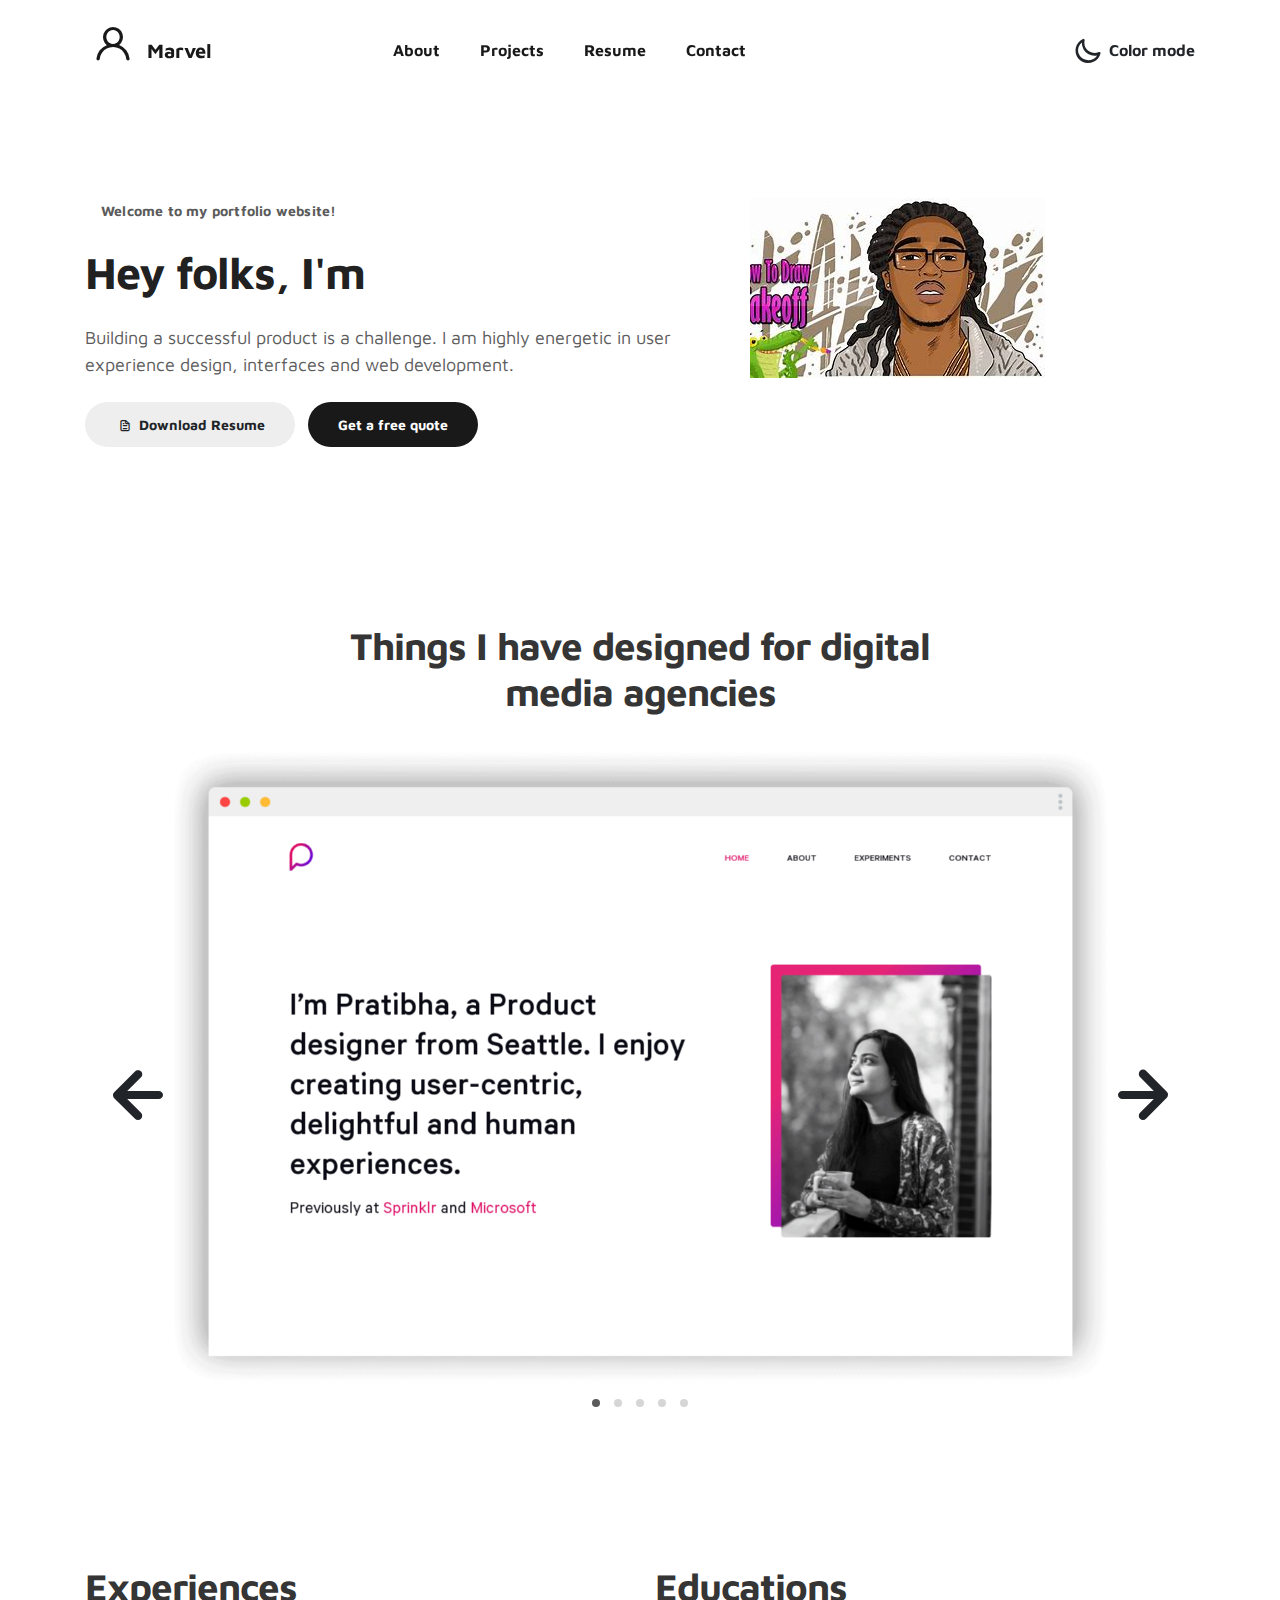
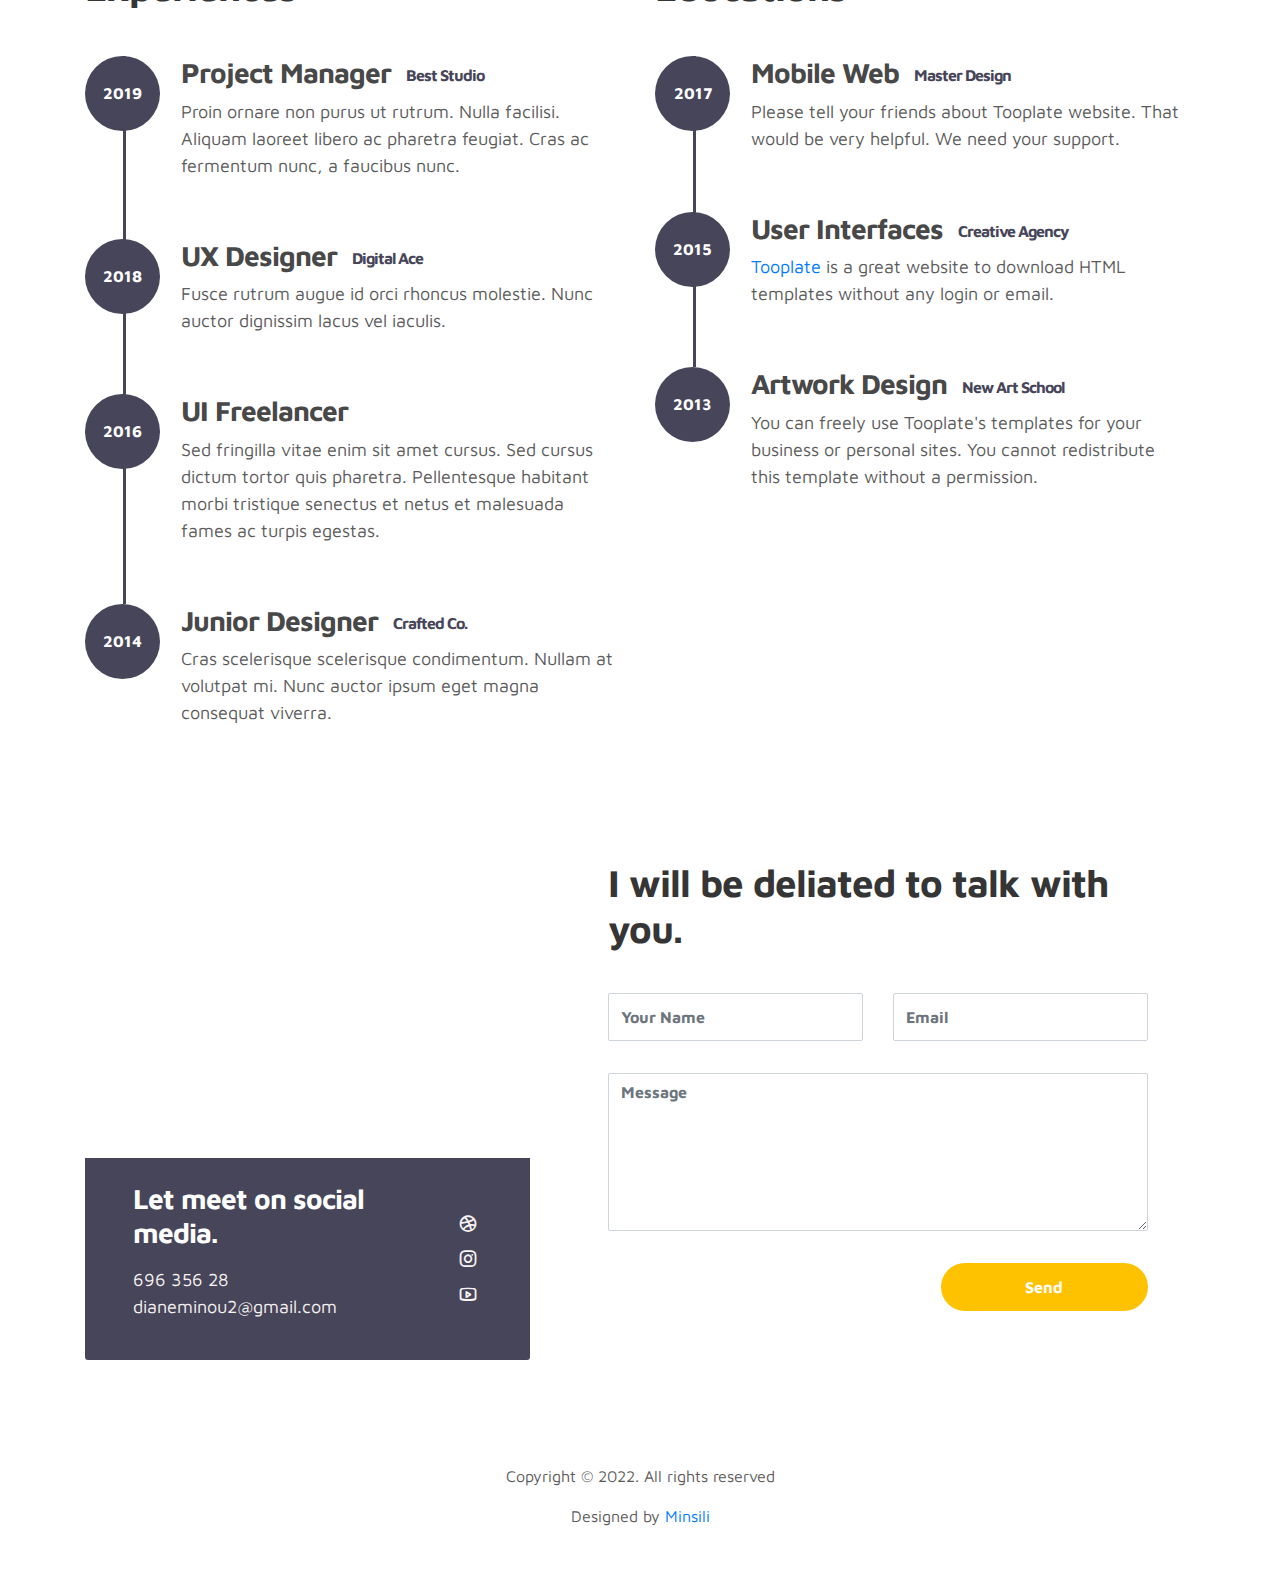
<file: index.html>
<!doctype html>
<html lang="en">
  <head>
    <meta charset="utf-8">
    <meta name="viewport" content="width=device-width, initial-scale=1, shrink-to-fit=no">
    <meta name="description" content="">
    <meta name="author" content="">

    <title>Marvel HTML Bootstrap 4 Template</title>

    <link rel="stylesheet" href="css/bootstrap.min.css">
    <link rel="stylesheet" href="css/unicons.css">
    <link rel="stylesheet" href="css/owl.carousel.min.css">
    <link rel="stylesheet" href="css/owl.theme.default.min.css">

    <!-- MAIN STYLE -->
    <link rel="stylesheet" href="css/tooplate-style.css">
    
<!--

Tooplate 2115 Marvel

https://www.tooplate.com/view/2115-marvel

-->
  </head>
  <body>

    <!-- MENU -->
    <nav class="navbar navbar-expand-sm navbar-light">
        <div class="container">
            <a class="navbar-brand" href="index.html"><i class='uil uil-user'></i> Marvel</a>

            <button class="navbar-toggler" type="button" data-toggle="collapse" data-target="#navbarNav" aria-controls="navbarNav" aria-expanded="false"
                aria-label="Toggle navigation">
                <span class="navbar-toggler-icon"></span>
                <span class="navbar-toggler-icon"></span>
                <span class="navbar-toggler-icon"></span>
            </button>

            <div class="collapse navbar-collapse" id="navbarNav">
                <ul class="navbar-nav mx-auto">
                    <li class="nav-item">
                        <a href="#about" class="nav-link"><span data-hover="About">About</span></a>
                    </li>
                    <li class="nav-item">
                        <a href="#project" class="nav-link"><span data-hover="Projects">Projects</span></a>
                    </li>
                    <li class="nav-item">
                        <a href="#resume" class="nav-link"><span data-hover="Resume">Resume</span></a>
                    </li>
                    <li class="nav-item">
                        <a href="#contact" class="nav-link"><span data-hover="Contact">Contact</span></a>
                    </li>
                </ul>

                <ul class="navbar-nav ml-lg-auto">
                    <div class="ml-lg-4">
                      <div class="color-mode d-lg-flex justify-content-center align-items-center">
                        <i class="color-mode-icon"></i>
                        Color mode
                      </div>
                    </div>
                </ul>
            </div>
        </div>
    </nav>

    <!-- ABOUT -->
    <section class="about full-screen d-lg-flex justify-content-center align-items-center" id="about">
        <div class="container">
            <div class="row">
                
                <div class="col-lg-7 col-md-12 col-12 d-flex align-items-center">
                    <div class="about-text">
                        <small class="small-text">Welcome to <span class="mobile-block">my portfolio website!</span></small>
                        <h1 class="animated animated-text">
                            <span class="mr-2">Hey folks, I'm</span>
                                <div class="animated-info">
                                    <span class="animated-item">Marvel Sann</span>
                                    <span class="animated-item">Web Designer</span>
                                    <span class="animated-item">UI Specialist</span>
                                </div>
                        </h1>

                        <p>Building a successful product is a challenge. I am highly energetic in user experience design, interfaces and web development.</p>
                        
                        <div class="custom-btn-group mt-4">
                          <a href="#" class="btn mr-lg-2 custom-btn"><i class='uil uil-file-alt'></i> Download Resume</a>
                          <a href="#contact" class="btn custom-btn custom-btn-bg custom-btn-link">Get a free quote</a>
                        </div>
                    </div>
                </div>

                <div class="col-lg-5 col-md-12 col-12">
                    <div class="about-image svg">
                        <img src="images/undraw/OIP.jpeg" class="img-fluid" alt="svg image">
                    </div>
                </div>

            </div>
        </div>
    </section>

    <!-- PROJECTS -->
    <section class="project py-5" id="project">
        <div class="container">
                
                <div class="row">
                  <div class="col-lg-11 text-center mx-auto col-12">

                      <div class="col-lg-8 mx-auto">
                        <h2>Things I have designed for digital media agencies</h2>
                      </div>

                      <div class="owl-carousel owl-theme">
                        <div class="item">
                          <div class="project-info">
                            <img src="images/project/project-image01.png" class="img-fluid" alt="project image">
                          </div>
                        </div>

                        <div class="item">
                          <div class="project-info">
                            <img src="images/project/project-image02.png" class="img-fluid" alt="project image">
                          </div>
                        </div>

                        <div class="item">
                          <div class="project-info">
                            <img src="images/project/project-image03.png" class="img-fluid" alt="project image">
                          </div>
                        </div>

                        <div class="item">
                          <div class="project-info">
                            <img src="images/project/project-image04.png" class="img-fluid" alt="project image">
                          </div>
                        </div>

                        <div class="item">
                          <div class="project-info">
                            <img src="images/project/project-image05.png" class="img-fluid" alt="project image">
                          </div>
                        </div>
                      </div>

                  </div>
                </div>
        </div>
    </section>

    <!-- FEATURES -->
    <section class="resume py-5 d-lg-flex justify-content-center align-items-center" id="resume">
        <div class="container">
            <div class="row">

                <div class="col-lg-6 col-12">
                  <h2 class="mb-4">Experiences</h2>

                    <div class="timeline">
                        <div class="timeline-wrapper">
                             <div class="timeline-yr">
                                  <span>2019</span>
                             </div>
                             <div class="timeline-info">
                                  <h3><span>Project Manager</span><small>Best Studio</small></h3>
                                  <p>Proin ornare non purus ut rutrum. Nulla facilisi. Aliquam laoreet libero ac pharetra feugiat. Cras ac fermentum nunc, a faucibus nunc.</p>
                             </div>
                        </div>

                        <div class="timeline-wrapper">
                            <div class="timeline-yr">
                                <span>2018</span>
                            </div>
                            <div class="timeline-info">
                                <h3><span>UX Designer</span><small>Digital Ace</small></h3>
                                <p>Fusce rutrum augue id orci rhoncus molestie. Nunc auctor dignissim lacus vel iaculis.</p>
                            </div>
                        </div>

                        <div class="timeline-wrapper">
                            <div class="timeline-yr">
                                <span>2016</span>
                            </div>
                            <div class="timeline-info">
                                <h3><span>UI Freelancer</h3>
                                <p>Sed fringilla vitae enim sit amet cursus. Sed cursus dictum tortor quis pharetra. Pellentesque habitant morbi tristique senectus et netus et malesuada fames ac turpis egestas.</p>
                            </div>
                        </div>
                        
                        <div class="timeline-wrapper">
                            <div class="timeline-yr">
                                <span>2014</span>
                            </div>
                            <div class="timeline-info">
                                <h3><span>Junior Designer<small>Crafted Co.</small></h3>
                                <p>Cras scelerisque scelerisque condimentum. Nullam at volutpat mi. Nunc auctor ipsum eget magna consequat viverra.</p>
                            </div>
                        </div>

                    </div>
                </div>

                <div class="col-lg-6 col-12">
                  <h2 class="mb-4 mobile-mt-2">Educations</h2>

                    <div class="timeline">
                        <div class="timeline-wrapper">
                             <div class="timeline-yr">
                                  <span>2017</span>
                             </div>
                             <div class="timeline-info">
                                  <h3><span>Mobile Web</span><small>Master Design</small></h3>
                                  <p>Please tell your friends about Tooplate website. That would be very helpful. We need your support.</p>
                             </div>
                        </div>

                        <div class="timeline-wrapper">
                            <div class="timeline-yr">
                                <span>2015</span>
                            </div>
                            <div class="timeline-info">
                                <h3><span>User Interfaces</span><small>Creative Agency</small></h3>
                                <p><a rel="nofollow" href="https://www.facebook.com/tooplate">Tooplate</a> is a great website to download HTML templates without any login or email.</p>
                            </div>
                        </div>
                        
                        <div class="timeline-wrapper">
                            <div class="timeline-yr">
                                <span>2013</span>
                            </div>
                            <div class="timeline-info">
                                <h3><span>Artwork Design</span><small>New Art School</small></h3>
                                <p>You can freely use Tooplate's templates for your business or personal sites. You cannot redistribute this template without a permission.</p>
                            </div>
                        </div>

                    </div>
                </div>
                
            </div>
        </div>
    </section>

    <!-- CONTACT -->
    <section class="contact py-5" id="contact">
      <div class="container">
        <div class="row">
          
          <div class="col-lg-5 mr-lg-5 col-12">
            <div class="google-map w-100">
              <iframe src="https://www.google.com/maps/embed?pb=!1m18!1m12!1m3!1d12088.558402180099!2d-73.99373482142036!3d40.75895421922642!2m3!1f0!2f0!3f0!3m2!1i1024!2i768!4f13.1!3m3!1m2!1s0x89c25855b8fb3083%3A0xa0f9aef176042a5c!2sTheater+District%2C+New+York%2C+NY%2C+USA!5e0!3m2!1sen!2smm!4v1549875377188" width="400" height="300" frameborder="0" style="border:0" allowfullscreen></iframe>
            </div>

            <div class="contact-info d-flex justify-content-between align-items-center py-4 px-lg-5">
                <div class="contact-info-item">
                  <h3 class="mb-3 text-white">Let meet on social media.</h3>
                  <p class="footer-text mb-0">696 356 28</p>
                  <p><a href="mailto:hello@company.co">dianeminou2@gmail.com</a></p>
                </div>

                <ul class="social-links">
                     <li><a href="#" class="uil uil-dribbble" data-toggle="tooltip" data-placement="left" title="Dribbble"></a></li>
                     <li><a href="#" class="uil uil-instagram" data-toggle="tooltip" data-placement="left" title="Instagram"></a></li>
                     <li><a href="#" class="uil uil-youtube" data-toggle="tooltip" data-placement="left" title="Youtube"></a></li>
                </ul>
            </div>
          </div>

          <div class="col-lg-6 col-12">
            <div class="contact-form">
              <h2 class="mb-4">I will be deliated to talk with you.</h2>

              <form action="" method="get">
                <div class="row">
                  <div class="col-lg-6 col-12">
                    <input type="text" class="form-control" name="name" placeholder="Your Name" id="name">
                  </div>

                  <div class="col-lg-6 col-12">
                    <input type="email" class="form-control" name="email" placeholder="Email" id="email">
                  </div>

                  <div class="col-12">
                    <textarea name="message" rows="6" class="form-control" id="message" placeholder="Message"></textarea>
                  </div>

                  <div class="ml-lg-auto col-lg-5 col-12">
                    <input type="submit" class="form-control submit-btn" value="Send">
                  </div>
                </div>
              </form>
            </div>
          </div>

        </div>
      </div>
    </section>

    <!-- FOOTER -->
     <footer class="footer py-5">
          <div class="container">
               <div class="row">

                    <div class="col-lg-12 col-12">                                
                        <p class="copyright-text text-center">Copyright &copy; 2022. All rights reserved</p>
                        <p class="copyright-text text-center">Designed by <a rel="nofollow" href="https://www.facebook.com/minouboi assembe">Minsili</a></p>
                    </div>
                    
               </div>
          </div>
     </footer>

    <script src="js/jquery-3.3.1.min.js"></script>
    <script src="js/popper.min.js"></script>
    <script src="js/bootstrap.min.js"></script>
    <script src="js/Headroom.js"></script>
    <script src="js/jQuery.headroom.js"></script>
    <script src="js/owl.carousel.min.js"></script>
    <script src="js/smoothscroll.js"></script>
    <script src="js/custom.js"></script>

  </body>
</html>
</file>
<file: css/unicons.css>
@font-face {
  font-family: 'unicons';
  src: url('../font/unicons.eot?42479262');
  src: url('../font/unicons.eot?42479262#iefix') format('embedded-opentype'),
       url('../font/unicons.woff2?42479262') format('woff2'),
       url('../font/unicons.woff?42479262') format('woff'),
       url('../font/unicons.ttf?42479262') format('truetype'),
       url('../font/unicons.svg?42479262#unicons') format('svg');
  font-weight: normal;
  font-style: normal;
}
/* Chrome hack: SVG is rendered more smooth in Windozze. 100% magic, uncomment if you need it. */
/* Note, that will break hinting! In other OS-es font will be not as sharp as it could be */
/*
@media screen and (-webkit-min-device-pixel-ratio:0) {
  @font-face {
    font-family: 'unicons';
    src: url('../font/unicons.svg?42479262#unicons') format('svg');
  }
}
*/
 
 [class^="uil-"]:before, [class*=" uil-"]:before {
  font-family: "unicons";
  font-style: normal;
  font-weight: normal;
  speak: none;
 
  display: inline-block;
  text-decoration: inherit;
  width: 1em;
  margin-right: .2em;
  text-align: center;
  /* opacity: .8; */
 
  /* For safety - reset parent styles, that can break glyph codes*/
  font-variant: normal;
  text-transform: none;
 
  /* fix buttons height, for twitter bootstrap */
  line-height: 1em;
 
  /* Animation center compensation - margins should be symmetric */
  /* remove if not needed */
  margin-left: .2em;
 
  /* you can be more comfortable with increased icons size */
  /* font-size: 120%; */
 
  /* Font smoothing. That was taken from TWBS */
  -webkit-font-smoothing: antialiased;
  -moz-osx-font-smoothing: grayscale;
 
  /* Uncomment for 3D effect */
  /* text-shadow: 1px 1px 1px rgba(127, 127, 127, 0.3); */
}
 
.uil-abacus:before { content: '\e800'; } /* '' */
.uil-accessible-icon-alt:before { content: '\e801'; } /* '' */
.uil-adjust-alt:before { content: '\e802'; } /* '' */
.uil-adjust-circle:before { content: '\e803'; } /* '' */
.uil-adjust-half:before { content: '\e804'; } /* '' */
.uil-adjust:before { content: '\e805'; } /* '' */
.uil-airplay:before { content: '\e806'; } /* '' */
.uil-align-alt:before { content: '\e807'; } /* '' */
.uil-align-center-alt:before { content: '\e808'; } /* '' */
.uil-align-center-h:before { content: '\e809'; } /* '' */
.uil-align-center-justify:before { content: '\e80a'; } /* '' */
.uil-align-center-v:before { content: '\e80b'; } /* '' */
.uil-align-center:before { content: '\e80c'; } /* '' */
.uil-align-justify:before { content: '\e80d'; } /* '' */
.uil-align-left-justify:before { content: '\e80e'; } /* '' */
.uil-align-left:before { content: '\e80f'; } /* '' */
.uil-align-letter-right:before { content: '\e810'; } /* '' */
.uil-align-right-justify:before { content: '\e811'; } /* '' */
.uil-align-right:before { content: '\e812'; } /* '' */
.uil-align:before { content: '\e813'; } /* '' */
.uil-ambulance:before { content: '\e814'; } /* '' */
.uil-analysis:before { content: '\e815'; } /* '' */
.uil-analytics:before { content: '\e816'; } /* '' */
.uil-anchor:before { content: '\e817'; } /* '' */
.uil-android-phone-slash:before { content: '\e818'; } /* '' */
.uil-angle-double-down:before { content: '\e819'; } /* '' */
.uil-angle-double-left:before { content: '\e81a'; } /* '' */
.uil-angle-double-right:before { content: '\e81b'; } /* '' */
.uil-angle-double-up:before { content: '\e81c'; } /* '' */
.uil-angle-down:before { content: '\e81d'; } /* '' */
.uil-angle-left:before { content: '\e81e'; } /* '' */
.uil-angle-right-b:before { content: '\e81f'; } /* '' */
.uil-angle-right:before { content: '\e820'; } /* '' */
.uil-angle-up:before { content: '\e821'; } /* '' */
.uil-annoyed-alt:before { content: '\e822'; } /* '' */
.uil-annoyed:before { content: '\e823'; } /* '' */
.uil-apps:before { content: '\e824'; } /* '' */
.uil-archive-alt:before { content: '\e825'; } /* '' */
.uil-archive:before { content: '\e826'; } /* '' */
.uil-arrow-break:before { content: '\e827'; } /* '' */
.uil-arrow-circle-down:before { content: '\e828'; } /* '' */
.uil-arrow-circle-left:before { content: '\e829'; } /* '' */
.uil-arrow-circle-right:before { content: '\e82a'; } /* '' */
.uil-arrow-circle-up:before { content: '\e82b'; } /* '' */
.uil-arrow-compress-h:before { content: '\e82c'; } /* '' */
.uil-arrow-down-left:before { content: '\e82d'; } /* '' */
.uil-arrow-down-right:before { content: '\e82e'; } /* '' */
.uil-arrow-down:before { content: '\e82f'; } /* '' */
.uil-arrow-from-right:before { content: '\e830'; } /* '' */
.uil-arrow-from-top:before { content: '\e831'; } /* '' */
.uil-arrow-growth:before { content: '\e832'; } /* '' */
.uil-arrow-left:before { content: '\e833'; } /* '' */
.uil-arrow-random:before { content: '\e834'; } /* '' */
.uil-arrow-resize-diagonal:before { content: '\e835'; } /* '' */
.uil-arrow-right:before { content: '\e836'; } /* '' */
.uil-arrow-to-bottom:before { content: '\e837'; } /* '' */
.uil-arrow-to-right:before { content: '\e838'; } /* '' */
.uil-arrow-up-left:before { content: '\e839'; } /* '' */
.uil-arrow-up-right:before { content: '\e83a'; } /* '' */
.uil-arrow-up:before { content: '\e83b'; } /* '' */
.uil-arrows-h-alt:before { content: '\e83c'; } /* '' */
.uil-arrows-h:before { content: '\e83d'; } /* '' */
.uil-arrows-left-down:before { content: '\e83e'; } /* '' */
.uil-arrows-maximize:before { content: '\e83f'; } /* '' */
.uil-arrows-merge:before { content: '\e840'; } /* '' */
.uil-arrows-resize-h:before { content: '\e841'; } /* '' */
.uil-arrows-resize-v:before { content: '\e842'; } /* '' */
.uil-arrows-resize:before { content: '\e843'; } /* '' */
.uil-arrows-right-down:before { content: '\e844'; } /* '' */
.uil-arrows-shrink-h:before { content: '\e845'; } /* '' */
.uil-arrows-shrink-v:before { content: '\e846'; } /* '' */
.uil-arrows-up-right:before { content: '\e847'; } /* '' */
.uil-arrows-v-alt:before { content: '\e848'; } /* '' */
.uil-arrows-v:before { content: '\e849'; } /* '' */
.uil-at:before { content: '\e84a'; } /* '' */
.uil-atm-card:before { content: '\e84b'; } /* '' */
.uil-atom:before { content: '\e84c'; } /* '' */
.uil-auto-flash:before { content: '\e84d'; } /* '' */
.uil-award-alt:before { content: '\e84e'; } /* '' */
.uil-award:before { content: '\e84f'; } /* '' */
.uil-baby-carriage:before { content: '\e850'; } /* '' */
.uil-backpack:before { content: '\e851'; } /* '' */
.uil-backspace:before { content: '\e852'; } /* '' */
.uil-backward:before { content: '\e853'; } /* '' */
.uil-bag-alt:before { content: '\e854'; } /* '' */
.uil-bag-slash:before { content: '\e855'; } /* '' */
.uil-bag:before { content: '\e856'; } /* '' */
.uil-ball:before { content: '\e857'; } /* '' */
.uil-ban:before { content: '\e858'; } /* '' */
.uil-bars:before { content: '\e859'; } /* '' */
.uil-basketball-hoop:before { content: '\e85a'; } /* '' */
.uil-basketball:before { content: '\e85b'; } /* '' */
.uil-battery-bolt:before { content: '\e85c'; } /* '' */
.uil-battery-empty:before { content: '\e85d'; } /* '' */
.uil-bed-double:before { content: '\e85e'; } /* '' */
.uil-bed:before { content: '\e85f'; } /* '' */
.uil-bell-school:before { content: '\e860'; } /* '' */
.uil-bell-slash:before { content: '\e861'; } /* '' */
.uil-bill:before { content: '\e862'; } /* '' */
.uil-bitcoin-circle:before { content: '\e863'; } /* '' */
.uil-bitcoin:before { content: '\e864'; } /* '' */
.uil-bluetooth-b:before { content: '\e865'; } /* '' */
.uil-bolt-alt:before { content: '\e866'; } /* '' */
.uil-bolt-slash:before { content: '\e867'; } /* '' */
.uil-bolt:before { content: '\e868'; } /* '' */
.uil-book-alt:before { content: '\e869'; } /* '' */
.uil-book-medical:before { content: '\e86a'; } /* '' */
.uil-book-open:before { content: '\e86b'; } /* '' */
.uil-book-reader:before { content: '\e86c'; } /* '' */
.uil-book:before { content: '\e86d'; } /* '' */
.uil-bookmark-full:before { content: '\e86e'; } /* '' */
.uil-bookmark:before { content: '\e86f'; } /* '' */
.uil-books:before { content: '\e870'; } /* '' */
.uil-boombox:before { content: '\e871'; } /* '' */
.uil-border-alt:before { content: '\e872'; } /* '' */
.uil-border-bottom:before { content: '\e873'; } /* '' */
.uil-border-clear:before { content: '\e874'; } /* '' */
.uil-border-horizontal:before { content: '\e875'; } /* '' */
.uil-border-inner:before { content: '\e876'; } /* '' */
.uil-border-left:before { content: '\e877'; } /* '' */
.uil-border-out:before { content: '\e878'; } /* '' */
.uil-border-right:before { content: '\e879'; } /* '' */
.uil-border-top:before { content: '\e87a'; } /* '' */
.uil-border-vertical:before { content: '\e87b'; } /* '' */
.uil-box:before { content: '\e87c'; } /* '' */
.uil-briefcase-alt:before { content: '\e87d'; } /* '' */
.uil-briefcase:before { content: '\e87e'; } /* '' */
.uil-bright:before { content: '\e87f'; } /* '' */
.uil-brightness-empty:before { content: '\e880'; } /* '' */
.uil-brightness-half:before { content: '\e881'; } /* '' */
.uil-brightness-low:before { content: '\e882'; } /* '' */
.uil-brightness-minus:before { content: '\e883'; } /* '' */
.uil-brightness-plus:before { content: '\e884'; } /* '' */
.uil-brightness:before { content: '\e885'; } /* '' */
.uil-bring-bottom:before { content: '\e886'; } /* '' */
.uil-bring-front:before { content: '\e887'; } /* '' */
.uil-brush-alt:before { content: '\e888'; } /* '' */
.uil-bug:before { content: '\e889'; } /* '' */
.uil-building:before { content: '\e88a'; } /* '' */
.uil-bullseye:before { content: '\e88b'; } /* '' */
.uil-bus-alt:before { content: '\e88c'; } /* '' */
.uil-bus-school:before { content: '\e88d'; } /* '' */
.uil-bus:before { content: '\e88e'; } /* '' */
.uil-calcualtor:before { content: '\e88f'; } /* '' */
.uil-calculator-alt:before { content: '\e890'; } /* '' */
.uil-calendar-alt:before { content: '\e891'; } /* '' */
.uil-calendar-slash:before { content: '\e892'; } /* '' */
.uil-calender:before { content: '\e893'; } /* '' */
.uil-calling:before { content: '\e894'; } /* '' */
.uil-camera-plus:before { content: '\e895'; } /* '' */
.uil-camera-slash:before { content: '\e896'; } /* '' */
.uil-camera:before { content: '\e897'; } /* '' */
.uil-cancel:before { content: '\e898'; } /* '' */
.uil-capsule:before { content: '\e899'; } /* '' */
.uil-capture:before { content: '\e89a'; } /* '' */
.uil-car-sideview:before { content: '\e89b'; } /* '' */
.uil-car-slash:before { content: '\e89c'; } /* '' */
.uil-car-wash:before { content: '\e89d'; } /* '' */
.uil-car:before { content: '\e89e'; } /* '' */
.uil-card-atm:before { content: '\e89f'; } /* '' */
.uil-caret-right:before { content: '\e8a0'; } /* '' */
.uil-cart:before { content: '\e8a1'; } /* '' */
.uil-cell:before { content: '\e8a2'; } /* '' */
.uil-celsius:before { content: '\e8a3'; } /* '' */
.uil-chart-bar-alt:before { content: '\e8a4'; } /* '' */
.uil-chart-bar:before { content: '\e8a5'; } /* '' */
.uil-chart-down:before { content: '\e8a6'; } /* '' */
.uil-chart-growth-alt:before { content: '\e8a7'; } /* '' */
.uil-chart-growth:before { content: '\e8a8'; } /* '' */
.uil-chart-line:before { content: '\e8a9'; } /* '' */
.uil-chart-pie-alt:before { content: '\e8aa'; } /* '' */
.uil-chart-pie:before { content: '\e8ab'; } /* '' */
.uil-chart:before { content: '\e8ac'; } /* '' */
.uil-chat-bubble-user:before { content: '\e8ad'; } /* '' */
.uil-chat-info:before { content: '\e8ae'; } /* '' */
.uil-chat:before { content: '\e8af'; } /* '' */
.uil-check-circle:before { content: '\e8b0'; } /* '' */
.uil-check-square:before { content: '\e8b1'; } /* '' */
.uil-check:before { content: '\e8b2'; } /* '' */
.uil-circle-layer:before { content: '\e8b3'; } /* '' */
.uil-circle:before { content: '\e8b4'; } /* '' */
.uil-circuit:before { content: '\e8b5'; } /* '' */
.uil-clapper-board:before { content: '\e8b6'; } /* '' */
.uil-clipboard-alt:before { content: '\e8b7'; } /* '' */
.uil-clipboard-blank:before { content: '\e8b8'; } /* '' */
.uil-clipboard-notes:before { content: '\e8b9'; } /* '' */
.uil-clipboard:before { content: '\e8ba'; } /* '' */
.uil-clock-eight:before { content: '\e8bb'; } /* '' */
.uil-clock-five:before { content: '\e8bc'; } /* '' */
.uil-clock-nine:before { content: '\e8bd'; } /* '' */
.uil-clock-seven:before { content: '\e8be'; } /* '' */
.uil-clock-ten:before { content: '\e8bf'; } /* '' */
.uil-clock-three:before { content: '\e8c0'; } /* '' */
.uil-clock-two:before { content: '\e8c1'; } /* '' */
.uil-clock:before { content: '\e8c2'; } /* '' */
.uil-closed-captioning:before { content: '\e8c3'; } /* '' */
.uil-cloud-block:before { content: '\e8c4'; } /* '' */
.uil-cloud-bookmark:before { content: '\e8c5'; } /* '' */
.uil-cloud-check:before { content: '\e8c6'; } /* '' */
.uil-cloud-computing:before { content: '\e8c7'; } /* '' */
.uil-cloud-data-connection:before { content: '\e8c8'; } /* '' */
.uil-cloud-database-tree:before { content: '\e8c9'; } /* '' */
.uil-cloud-download:before { content: '\e8ca'; } /* '' */
.uil-cloud-drizzle:before { content: '\e8cb'; } /* '' */
.uil-cloud-exclamation:before { content: '\e8cc'; } /* '' */
.uil-cloud-hail:before { content: '\e8cd'; } /* '' */
.uil-cloud-heart:before { content: '\e8ce'; } /* '' */
.uil-cloud-info:before { content: '\e8cf'; } /* '' */
.uil-cloud-lock:before { content: '\e8d0'; } /* '' */
.uil-cloud-meatball:before { content: '\e8d1'; } /* '' */
.uil-cloud-moon-hail:before { content: '\e8d2'; } /* '' */
.uil-cloud-moon-meatball:before { content: '\e8d3'; } /* '' */
.uil-cloud-moon-rain:before { content: '\e8d4'; } /* '' */
.uil-cloud-moon-showers:before { content: '\e8d5'; } /* '' */
.uil-cloud-moon:before { content: '\e8d6'; } /* '' */
.uil-cloud-question:before { content: '\e8d7'; } /* '' */
.uil-cloud-rain-sun:before { content: '\e8d8'; } /* '' */
.uil-cloud-rain:before { content: '\e8d9'; } /* '' */
.uil-cloud-redo:before { content: '\e8da'; } /* '' */
.uil-cloud-set:before { content: '\e8db'; } /* '' */
.uil-cloud-share:before { content: '\e8dc'; } /* '' */
.uil-cloud-shield:before { content: '\e8dd'; } /* '' */
.uil-cloud-showers-alt:before { content: '\e8de'; } /* '' */
.uil-cloud-showers-heavy:before { content: '\e8df'; } /* '' */
.uil-cloud-showers:before { content: '\e8e0'; } /* '' */
.uil-cloud-slash:before { content: '\e8e1'; } /* '' */
.uil-cloud-sun-hail:before { content: '\e8e2'; } /* '' */
.uil-cloud-sun-meatball:before { content: '\e8e3'; } /* '' */
.uil-cloud-sun-rain-alt:before { content: '\e8e4'; } /* '' */
.uil-cloud-sun-rain:before { content: '\e8e5'; } /* '' */
.uil-cloud-sun-tear:before { content: '\e8e6'; } /* '' */
.uil-cloud-sun:before { content: '\e8e7'; } /* '' */
.uil-cloud-times:before { content: '\e8e8'; } /* '' */
.uil-cloud-unlock:before { content: '\e8e9'; } /* '' */
.uil-cloud-upload:before { content: '\e8ea'; } /* '' */
.uil-cloud-wifi:before { content: '\e8eb'; } /* '' */
.uil-cloud-wind:before { content: '\e8ec'; } /* '' */
.uil-cloud:before { content: '\e8ed'; } /* '' */
.uil-clouds:before { content: '\e8ee'; } /* '' */
.uil-club:before { content: '\e8ef'; } /* '' */
.uil-code:before { content: '\e8f0'; } /* '' */
.uil-coffee:before { content: '\e8f1'; } /* '' */
.uil-cog:before { content: '\e8f2'; } /* '' */
.uil-coins:before { content: '\e8f3'; } /* '' */
.uil-columns:before { content: '\e8f4'; } /* '' */
.uil-comment-alt-block:before { content: '\e8f5'; } /* '' */
.uil-comment-alt-chart-lines:before { content: '\e8f6'; } /* '' */
.uil-comment-alt-check:before { content: '\e8f7'; } /* '' */
.uil-comment-alt-dots:before { content: '\e8f8'; } /* '' */
.uil-comment-alt-download:before { content: '\e8f9'; } /* '' */
.uil-comment-alt-edit:before { content: '\e8fa'; } /* '' */
.uil-comment-alt-exclamation:before { content: '\e8fb'; } /* '' */
.uil-comment-alt-heart:before { content: '\e8fc'; } /* '' */
.uil-comment-alt-image:before { content: '\e8fd'; } /* '' */
.uil-comment-alt-info:before { content: '\e8fe'; } /* '' */
.uil-comment-alt-lines:before { content: '\e8ff'; } /* '' */
.uil-comment-alt-lock:before { content: '\e900'; } /* '' */
.uil-comment-alt-medical:before { content: '\e901'; } /* '' */
.uil-comment-alt-message:before { content: '\e902'; } /* '' */
.uil-comment-alt-notes:before { content: '\e903'; } /* '' */
.uil-comment-alt-plus:before { content: '\e904'; } /* '' */
.uil-comment-alt-question:before { content: '\e905'; } /* '' */
.uil-comment-alt-redo:before { content: '\e906'; } /* '' */
.uil-comment-alt-search:before { content: '\e907'; } /* '' */
.uil-comment-alt-share:before { content: '\e908'; } /* '' */
.uil-comment-alt-shield:before { content: '\e909'; } /* '' */
.uil-comment-alt-upload:before { content: '\e90a'; } /* '' */
.uil-comment-alt-verify:before { content: '\e90b'; } /* '' */
.uil-comment-alt:before { content: '\e90c'; } /* '' */
.uil-comment-block:before { content: '\e90d'; } /* '' */
.uil-comment-chart-line:before { content: '\e90e'; } /* '' */
.uil-comment-check:before { content: '\e90f'; } /* '' */
.uil-comment-dots:before { content: '\e910'; } /* '' */
.uil-comment-download:before { content: '\e911'; } /* '' */
.uil-comment-edit:before { content: '\e912'; } /* '' */
.uil-comment-exclamation:before { content: '\e913'; } /* '' */
.uil-comment-heart:before { content: '\e914'; } /* '' */
.uil-comment-image:before { content: '\e915'; } /* '' */
.uil-comment-info-alt:before { content: '\e916'; } /* '' */
.uil-comment-info:before { content: '\e917'; } /* '' */
.uil-comment-lines:before { content: '\e918'; } /* '' */
.uil-comment-lock:before { content: '\e919'; } /* '' */
.uil-comment-medical:before { content: '\e91a'; } /* '' */
.uil-comment-message:before { content: '\e91b'; } /* '' */
.uil-comment-notes:before { content: '\e91c'; } /* '' */
.uil-comment-plus:before { content: '\e91d'; } /* '' */
.uil-comment-question:before { content: '\e91e'; } /* '' */
.uil-comment-redo:before { content: '\e91f'; } /* '' */
.uil-comment-search:before { content: '\e920'; } /* '' */
.uil-comment-share:before { content: '\e921'; } /* '' */
.uil-comment-shield:before { content: '\e922'; } /* '' */
.uil-comment-slash:before { content: '\e923'; } /* '' */
.uil-comment-upload:before { content: '\e924'; } /* '' */
.uil-comment-verify:before { content: '\e925'; } /* '' */
.uil-comment:before { content: '\e926'; } /* '' */
.uil-comments-alt:before { content: '\e927'; } /* '' */
.uil-comments:before { content: '\e928'; } /* '' */
.uil-commnet-alt-slash:before { content: '\e929'; } /* '' */
.uil-compact-disc:before { content: '\e92a'; } /* '' */
.uil-compass:before { content: '\e92b'; } /* '' */
.uil-compress-alt-left:before { content: '\e92c'; } /* '' */
.uil-compress-alt:before { content: '\e92d'; } /* '' */
.uil-compress-arrows:before { content: '\e92e'; } /* '' */
.uil-compress-lines:before { content: '\e92f'; } /* '' */
.uil-compress-point:before { content: '\e930'; } /* '' */
.uil-compress-v:before { content: '\e931'; } /* '' */
.uil-compress:before { content: '\e932'; } /* '' */
.uil-computer-mouse:before { content: '\e933'; } /* '' */
.uil-confused:before { content: '\e934'; } /* '' */
.uil-constructor:before { content: '\e935'; } /* '' */
.uil-copy-alt:before { content: '\e936'; } /* '' */
.uil-copy-landscape:before { content: '\e937'; } /* '' */
.uil-copy:before { content: '\e938'; } /* '' */
.uil-copyright:before { content: '\e939'; } /* '' */
.uil-corner-down-left:before { content: '\e93a'; } /* '' */
.uil-corner-down-right-alt:before { content: '\e93b'; } /* '' */
.uil-corner-down-right:before { content: '\e93c'; } /* '' */
.uil-corner-left-down:before { content: '\e93d'; } /* '' */
.uil-corner-right-down:before { content: '\e93e'; } /* '' */
.uil-corner-up-left-alt:before { content: '\e93f'; } /* '' */
.uil-corner-up-left:before { content: '\e940'; } /* '' */
.uil-corner-up-right-alt:before { content: '\e941'; } /* '' */
.uil-corner-up-right:before { content: '\e942'; } /* '' */
.uil-creative-commons-pd-alt:before { content: '\e943'; } /* '' */
.uil-creative-commons-pd:before { content: '\e944'; } /* '' */
.uil-crockery:before { content: '\e945'; } /* '' */
.uil-crop-alt-rotate-left:before { content: '\e946'; } /* '' */
.uil-crop-alt-rotate-right:before { content: '\e947'; } /* '' */
.uil-crop-alt:before { content: '\e948'; } /* '' */
.uil-crosshair-alt:before { content: '\e949'; } /* '' */
.uil-crosshair:before { content: '\e94a'; } /* '' */
.uil-crosshairs:before { content: '\e94b'; } /* '' */
.uil-cube:before { content: '\e94c'; } /* '' */
.uil-data-sharing:before { content: '\e94d'; } /* '' */
.uil-database-alt:before { content: '\e94e'; } /* '' */
.uil-database:before { content: '\e94f'; } /* '' */
.uil-desert:before { content: '\e950'; } /* '' */
.uil-desktop-alt-slash:before { content: '\e951'; } /* '' */
.uil-desktop-alt:before { content: '\e952'; } /* '' */
.uil-desktop-cloud-alt:before { content: '\e953'; } /* '' */
.uil-desktop-slash:before { content: '\e954'; } /* '' */
.uil-desktop:before { content: '\e955'; } /* '' */
.uil-dialpad-alt:before { content: '\e956'; } /* '' */
.uil-dialpad:before { content: '\e957'; } /* '' */
.uil-diamond:before { content: '\e958'; } /* '' */
.uil-diary-alt:before { content: '\e959'; } /* '' */
.uil-diary:before { content: '\e95a'; } /* '' */
.uil-dice-five:before { content: '\e95b'; } /* '' */
.uil-dice-four:before { content: '\e95c'; } /* '' */
.uil-dice-one:before { content: '\e95d'; } /* '' */
.uil-dice-six:before { content: '\e95e'; } /* '' */
.uil-dice-three:before { content: '\e95f'; } /* '' */
.uil-dice-two:before { content: '\e960'; } /* '' */
.uil-direction:before { content: '\e961'; } /* '' */
.uil-directions:before { content: '\e962'; } /* '' */
.uil-dizzy-meh:before { content: '\e963'; } /* '' */
.uil-dna:before { content: '\e964'; } /* '' */
.uil-document-layout-center:before { content: '\e965'; } /* '' */
.uil-document-layout-left:before { content: '\e966'; } /* '' */
.uil-document-layout-right:before { content: '\e967'; } /* '' */
.uil-document:before { content: '\e968'; } /* '' */
.uil-dollar-alt:before { content: '\e969'; } /* '' */
.uil-dollar-sign-alt:before { content: '\e96a'; } /* '' */
.uil-dollar-sign:before { content: '\e96b'; } /* '' */
.uil-down-arrow:before { content: '\e96c'; } /* '' */
.uil-download-alt:before { content: '\e96d'; } /* '' */
.uil-dribbble:before { content: '\e96e'; } /* '' */
.uil-drill:before { content: '\e96f'; } /* '' */
.uil-dropbox:before { content: '\e970'; } /* '' */
.uil-dumbbell:before { content: '\e971'; } /* '' */
.uil-edit-alt:before { content: '\e972'; } /* '' */
.uil-edit:before { content: '\e973'; } /* '' */
.uil-ellipsis-h:before { content: '\e974'; } /* '' */
.uil-ellipsis-v:before { content: '\e975'; } /* '' */
.uil-emoji:before { content: '\e976'; } /* '' */
.uil-enter:before { content: '\e977'; } /* '' */
.uil-entry:before { content: '\e978'; } /* '' */
.uil-envelope-add:before { content: '\e979'; } /* '' */
.uil-envelope-alt:before { content: '\e97a'; } /* '' */
.uil-envelope-block:before { content: '\e97b'; } /* '' */
.uil-envelope-bookmark:before { content: '\e97c'; } /* '' */
.uil-envelope-check:before { content: '\e97d'; } /* '' */
.uil-envelope-download-alt:before { content: '\e97e'; } /* '' */
.uil-envelope-download:before { content: '\e97f'; } /* '' */
.uil-envelope-edit:before { content: '\e980'; } /* '' */
.uil-envelope-exclamation:before { content: '\e981'; } /* '' */
.uil-envelope-heart:before { content: '\e982'; } /* '' */
.uil-envelope-info:before { content: '\e983'; } /* '' */
.uil-envelope-lock:before { content: '\e984'; } /* '' */
.uil-envelope-minus:before { content: '\e985'; } /* '' */
.uil-envelope-open:before { content: '\e986'; } /* '' */
.uil-envelope-question:before { content: '\e987'; } /* '' */
.uil-envelope-receive:before { content: '\e988'; } /* '' */
.uil-envelope-redo:before { content: '\e989'; } /* '' */
.uil-envelope-search:before { content: '\e98a'; } /* '' */
.uil-envelope-send:before { content: '\e98b'; } /* '' */
.uil-envelope-share:before { content: '\e98c'; } /* '' */
.uil-envelope-shield:before { content: '\e98d'; } /* '' */
.uil-envelope-star:before { content: '\e98e'; } /* '' */
.uil-envelope-times:before { content: '\e98f'; } /* '' */
.uil-envelope-upload-alt:before { content: '\e990'; } /* '' */
.uil-envelope-upload:before { content: '\e991'; } /* '' */
.uil-envelope:before { content: '\e992'; } /* '' */
.uil-envelopes:before { content: '\e993'; } /* '' */
.uil-equal-circle:before { content: '\e994'; } /* '' */
.uil-euro-circle:before { content: '\e995'; } /* '' */
.uil-euro:before { content: '\e996'; } /* '' */
.uil-exchange-alt:before { content: '\e997'; } /* '' */
.uil-exchange:before { content: '\e998'; } /* '' */
.uil-exclamation-circle:before { content: '\e999'; } /* '' */
.uil-exclamation-octagon:before { content: '\e99a'; } /* '' */
.uil-exclamation-triangle:before { content: '\e99b'; } /* '' */
.uil-exclude:before { content: '\e99c'; } /* '' */
.uil-exit:before { content: '\e99d'; } /* '' */
.uil-expand-alt:before { content: '\e99e'; } /* '' */
.uil-expand-arrows-alt:before { content: '\e99f'; } /* '' */
.uil-expand-arrows:before { content: '\e9a0'; } /* '' */
.uil-expand-from-corner:before { content: '\e9a1'; } /* '' */
.uil-expand-left:before { content: '\e9a2'; } /* '' */
.uil-export:before { content: '\e9a3'; } /* '' */
.uil-exposure-alt:before { content: '\e9a4'; } /* '' */
.uil-exposure-increase:before { content: '\e9a5'; } /* '' */
.uil-external-link-alt:before { content: '\e9a6'; } /* '' */
.uil-eye-slash:before { content: '\e9a7'; } /* '' */
.uil-eye:before { content: '\e9a8'; } /* '' */
.uil-facebook:before { content: '\e9a9'; } /* '' */
.uil-fahrenheit:before { content: '\e9aa'; } /* '' */
.uil-fast-mail-alt:before { content: '\e9ab'; } /* '' */
.uil-fast-mail:before { content: '\e9ac'; } /* '' */
.uil-favorite:before { content: '\e9ad'; } /* '' */
.uil-feedback:before { content: '\e9ae'; } /* '' */
.uil-file-alt:before { content: '\e9af'; } /* '' */
.uil-file-blank:before { content: '\e9b0'; } /* '' */
.uil-file-block-alt:before { content: '\e9b1'; } /* '' */
.uil-file-bookmark-alt:before { content: '\e9b2'; } /* '' */
.uil-file-check-alt:before { content: '\e9b3'; } /* '' */
.uil-file-check:before { content: '\e9b4'; } /* '' */
.uil-file-contract-dollar:before { content: '\e9b5'; } /* '' */
.uil-file-copy-alt:before { content: '\e9b6'; } /* '' */
.uil-file-download-alt:before { content: '\e9b7'; } /* '' */
.uil-file-download:before { content: '\e9b8'; } /* '' */
.uil-file-edit-alt:before { content: '\e9b9'; } /* '' */
.uil-file-exclamation-alt:before { content: '\e9ba'; } /* '' */
.uil-file-exclamation:before { content: '\e9bb'; } /* '' */
.uil-file-heart:before { content: '\e9bc'; } /* '' */
.uil-file-info-alt:before { content: '\e9bd'; } /* '' */
.uil-file-landscape-alt:before { content: '\e9be'; } /* '' */
.uil-file-landscape:before { content: '\e9bf'; } /* '' */
.uil-file-lanscape-slash:before { content: '\e9c0'; } /* '' */
.uil-file-lock-alt:before { content: '\e9c1'; } /* '' */
.uil-file-medical-alt:before { content: '\e9c2'; } /* '' */
.uil-file-medical:before { content: '\e9c3'; } /* '' */
.uil-file-minus-alt:before { content: '\e9c4'; } /* '' */
.uil-file-minus:before { content: '\e9c5'; } /* '' */
.uil-file-network:before { content: '\e9c6'; } /* '' */
.uil-file-plus-alt:before { content: '\e9c7'; } /* '' */
.uil-file-plus:before { content: '\e9c8'; } /* '' */
.uil-file-question-alt:before { content: '\e9c9'; } /* '' */
.uil-file-question:before { content: '\e9ca'; } /* '' */
.uil-file-redo-alt:before { content: '\e9cb'; } /* '' */
.uil-file-search-alt:before { content: '\e9cc'; } /* '' */
.uil-file-share-alt:before { content: '\e9cd'; } /* '' */
.uil-file-shield-alt:before { content: '\e9ce'; } /* '' */
.uil-file-slash:before { content: '\e9cf'; } /* '' */
.uil-file-times-alt:before { content: '\e9d0'; } /* '' */
.uil-file-times:before { content: '\e9d1'; } /* '' */
.uil-file-upload-alt:before { content: '\e9d2'; } /* '' */
.uil-file-upload:before { content: '\e9d3'; } /* '' */
.uil-file:before { content: '\e9d4'; } /* '' */
.uil-files-landscapes-alt:before { content: '\e9d5'; } /* '' */
.uil-files-landscapes:before { content: '\e9d6'; } /* '' */
.uil-film:before { content: '\e9d7'; } /* '' */
.uil-filter-slash:before { content: '\e9d8'; } /* '' */
.uil-filter:before { content: '\e9d9'; } /* '' */
.uil-flask-potion:before { content: '\e9da'; } /* '' */
.uil-flask:before { content: '\e9db'; } /* '' */
.uil-flip-h-alt:before { content: '\e9dc'; } /* '' */
.uil-flip-h:before { content: '\e9dd'; } /* '' */
.uil-flip-v-alt:before { content: '\e9de'; } /* '' */
.uil-flip-v:before { content: '\e9df'; } /* '' */
.uil-flower:before { content: '\e9e0'; } /* '' */
.uil-focus-add:before { content: '\e9e1'; } /* '' */
.uil-focus-target:before { content: '\e9e2'; } /* '' */
.uil-focus:before { content: '\e9e3'; } /* '' */
.uil-folder-check:before { content: '\e9e4'; } /* '' */
.uil-folder-download:before { content: '\e9e5'; } /* '' */
.uil-folder-exclamation:before { content: '\e9e6'; } /* '' */
.uil-folder-heart:before { content: '\e9e7'; } /* '' */
.uil-folder-info:before { content: '\e9e8'; } /* '' */
.uil-folder-lock:before { content: '\e9e9'; } /* '' */
.uil-folder-medical:before { content: '\e9ea'; } /* '' */
.uil-folder-minus:before { content: '\e9eb'; } /* '' */
.uil-folder-network:before { content: '\e9ec'; } /* '' */
.uil-folder-plus:before { content: '\e9ed'; } /* '' */
.uil-folder-question:before { content: '\e9ee'; } /* '' */
.uil-folder-slash:before { content: '\e9ef'; } /* '' */
.uil-folder-times:before { content: '\e9f0'; } /* '' */
.uil-folder-upload:before { content: '\e9f1'; } /* '' */
.uil-folder:before { content: '\e9f2'; } /* '' */
.uil-food:before { content: '\e9f3'; } /* '' */
.uil-football-american:before { content: '\e9f4'; } /* '' */
.uil-football-ball:before { content: '\e9f5'; } /* '' */
.uil-football:before { content: '\e9f6'; } /* '' */
.uil-forecastcloud-moon-tear:before { content: '\e9f7'; } /* '' */
.uil-forwaded-call:before { content: '\e9f8'; } /* '' */
.uil-forward:before { content: '\e9f9'; } /* '' */
.uil-frown:before { content: '\e9fa'; } /* '' */
.uil-game-structure:before { content: '\e9fb'; } /* '' */
.uil-game:before { content: '\e9fc'; } /* '' */
.uil-gift:before { content: '\e9fd'; } /* '' */
.uil-glass-martini-alt-slash:before { content: '\e9fe'; } /* '' */
.uil-glass-martini-alt:before { content: '\e9ff'; } /* '' */
.uil-glass-martini:before { content: '\ea00'; } /* '' */
.uil-glass-tea:before { content: '\ea01'; } /* '' */
.uil-glass:before { content: '\ea02'; } /* '' */
.uil-globe:before { content: '\ea03'; } /* '' */
.uil-gold:before { content: '\ea04'; } /* '' */
.uil-google-drive:before { content: '\ea05'; } /* '' */
.uil-graduation-hat:before { content: '\ea06'; } /* '' */
.uil-graph-bar:before { content: '\ea07'; } /* '' */
.uil-grid:before { content: '\ea08'; } /* '' */
.uil-grids:before { content: '\ea09'; } /* '' */
.uil-grin-tongue-wink-alt:before { content: '\ea0a'; } /* '' */
.uil-grin-tongue-wink:before { content: '\ea0b'; } /* '' */
.uil-grin:before { content: '\ea0c'; } /* '' */
.uil-grip-horizontal-line:before { content: '\ea0d'; } /* '' */
.uil-hdd:before { content: '\ea0e'; } /* '' */
.uil-headphones-alt:before { content: '\ea0f'; } /* '' */
.uil-headphones:before { content: '\ea10'; } /* '' */
.uil-heart-alt:before { content: '\ea11'; } /* '' */
.uil-heart-medical:before { content: '\ea12'; } /* '' */
.uil-heart-rate:before { content: '\ea13'; } /* '' */
.uil-heart-sign:before { content: '\ea14'; } /* '' */
.uil-heart:before { content: '\ea15'; } /* '' */
.uil-heartbeat:before { content: '\ea16'; } /* '' */
.uil-history-alt:before { content: '\ea17'; } /* '' */
.uil-history:before { content: '\ea18'; } /* '' */
.uil-home-alt:before { content: '\ea19'; } /* '' */
.uil-home:before { content: '\ea1a'; } /* '' */
.uil-horizontal-align-center:before { content: '\ea1b'; } /* '' */
.uil-horizontal-align-left:before { content: '\ea1c'; } /* '' */
.uil-horizontal-align-right:before { content: '\ea1d'; } /* '' */
.uil-horizontal-distribution-center:before { content: '\ea1e'; } /* '' */
.uil-horizontal-distribution-left:before { content: '\ea1f'; } /* '' */
.uil-horizontal-distribution-right:before { content: '\ea20'; } /* '' */
.uil-hunting:before { content: '\ea21'; } /* '' */
.uil-image-alt-slash:before { content: '\ea22'; } /* '' */
.uil-image-block:before { content: '\ea23'; } /* '' */
.uil-image-broken:before { content: '\ea24'; } /* '' */
.uil-image-check:before { content: '\ea25'; } /* '' */
.uil-image-download:before { content: '\ea26'; } /* '' */
.uil-image-edit:before { content: '\ea27'; } /* '' */
.uil-image-lock:before { content: '\ea28'; } /* '' */
.uil-image-minus:before { content: '\ea29'; } /* '' */
.uil-image-plus:before { content: '\ea2a'; } /* '' */
.uil-image-question:before { content: '\ea2b'; } /* '' */
.uil-image-redo:before { content: '\ea2c'; } /* '' */
.uil-image-resize-landscape:before { content: '\ea2d'; } /* '' */
.uil-image-resize-square:before { content: '\ea2e'; } /* '' */
.uil-image-search:before { content: '\ea2f'; } /* '' */
.uil-image-share:before { content: '\ea30'; } /* '' */
.uil-image-shield:before { content: '\ea31'; } /* '' */
.uil-image-slash:before { content: '\ea32'; } /* '' */
.uil-image-times:before { content: '\ea33'; } /* '' */
.uil-image-upload:before { content: '\ea34'; } /* '' */
.uil-image-v:before { content: '\ea35'; } /* '' */
.uil-image:before { content: '\ea36'; } /* '' */
.uil-images:before { content: '\ea37'; } /* '' */
.uil-incoming-call:before { content: '\ea38'; } /* '' */
.uil-info-circle:before { content: '\ea39'; } /* '' */
.uil-instagram:before { content: '\ea3a'; } /* '' */
.uil-invoice:before { content: '\ea3b'; } /* '' */
.uil-jackhammer:before { content: '\ea3c'; } /* '' */
.uil-kayak:before { content: '\ea3d'; } /* '' */
.uil-key-skeleton-alt:before { content: '\ea3e'; } /* '' */
.uil-key-skeleton:before { content: '\ea3f'; } /* '' */
.uil-keyboard-alt:before { content: '\ea40'; } /* '' */
.uil-keyboard-hide:before { content: '\ea41'; } /* '' */
.uil-keyboard-show:before { content: '\ea42'; } /* '' */
.uil-keyboard:before { content: '\ea43'; } /* '' */
.uil-keyhole-circle:before { content: '\ea44'; } /* '' */
.uil-keyhole-square-full:before { content: '\ea45'; } /* '' */
.uil-keyhole-square:before { content: '\ea46'; } /* '' */
.uil-kid:before { content: '\ea47'; } /* '' */
.uil-label-alt:before { content: '\ea48'; } /* '' */
.uil-label:before { content: '\ea49'; } /* '' */
.uil-lamp:before { content: '\ea4a'; } /* '' */
.uil-laptop-cloud:before { content: '\ea4b'; } /* '' */
.uil-laptop:before { content: '\ea4c'; } /* '' */
.uil-laughing:before { content: '\ea4d'; } /* '' */
.uil-layer-group-slash:before { content: '\ea4e'; } /* '' */
.uil-layer-group:before { content: '\ea4f'; } /* '' */
.uil-layers-alt:before { content: '\ea50'; } /* '' */
.uil-layers-slash:before { content: '\ea51'; } /* '' */
.uil-layers:before { content: '\ea52'; } /* '' */
.uil-left-arrow-from-left:before { content: '\ea53'; } /* '' */
.uil-left-arrow-to-left:before { content: '\ea54'; } /* '' */
.uil-left-indent-alt:before { content: '\ea55'; } /* '' */
.uil-left-indent:before { content: '\ea56'; } /* '' */
.uil-life-ring:before { content: '\ea57'; } /* '' */
.uil-lightbulb-alt:before { content: '\ea58'; } /* '' */
.uil-lightbulb:before { content: '\ea59'; } /* '' */
.uil-line-alt:before { content: '\ea5a'; } /* '' */
.uil-line-spacing:before { content: '\ea5b'; } /* '' */
.uil-link-alt:before { content: '\ea5c'; } /* '' */
.uil-link-broken:before { content: '\ea5d'; } /* '' */
.uil-link-h:before { content: '\ea5e'; } /* '' */
.uil-link:before { content: '\ea5f'; } /* '' */
.uil-list-ui-alt:before { content: '\ea60'; } /* '' */
.uil-list-ul:before { content: '\ea61'; } /* '' */
.uil-location-arrow-alt:before { content: '\ea62'; } /* '' */
.uil-location-arrow:before { content: '\ea63'; } /* '' */
.uil-location-pin-alt:before { content: '\ea64'; } /* '' */
.uil-location-point:before { content: '\ea65'; } /* '' */
.uil-location:before { content: '\ea66'; } /* '' */
.uil-lock-access:before { content: '\ea67'; } /* '' */
.uil-lock-alt:before { content: '\ea68'; } /* '' */
.uil-lock-open-alt:before { content: '\ea69'; } /* '' */
.uil-lock-slash:before { content: '\ea6a'; } /* '' */
.uil-lock:before { content: '\ea6b'; } /* '' */
.uil-mailbox-alt:before { content: '\ea6c'; } /* '' */
.uil-mailbox:before { content: '\ea6d'; } /* '' */
.uil-map-marker-alt:before { content: '\ea6e'; } /* '' */
.uil-map-marker-edit:before { content: '\ea6f'; } /* '' */
.uil-map-marker-info:before { content: '\ea70'; } /* '' */
.uil-map-marker-minus:before { content: '\ea71'; } /* '' */
.uil-map-marker-plus:before { content: '\ea72'; } /* '' */
.uil-map-marker-question:before { content: '\ea73'; } /* '' */
.uil-map-marker-shield:before { content: '\ea74'; } /* '' */
.uil-map-marker-slash:before { content: '\ea75'; } /* '' */
.uil-map-marker:before { content: '\ea76'; } /* '' */
.uil-map-pin-alt:before { content: '\ea77'; } /* '' */
.uil-map-pin:before { content: '\ea78'; } /* '' */
.uil-map:before { content: '\ea79'; } /* '' */
.uil-mars:before { content: '\ea7a'; } /* '' */
.uil-maximize-left:before { content: '\ea7b'; } /* '' */
.uil-medal:before { content: '\ea7c'; } /* '' */
.uil-medical-drip:before { content: '\ea7d'; } /* '' */
.uil-medical-square-full:before { content: '\ea7e'; } /* '' */
.uil-medical-square:before { content: '\ea7f'; } /* '' */
.uil-medical:before { content: '\ea80'; } /* '' */
.uil-medkit:before { content: '\ea81'; } /* '' */
.uil-meeting-board:before { content: '\ea82'; } /* '' */
.uil-meh-alt:before { content: '\ea83'; } /* '' */
.uil-meh-closed-eye:before { content: '\ea84'; } /* '' */
.uil-meh:before { content: '\ea85'; } /* '' */
.uil-message:before { content: '\ea86'; } /* '' */
.uil-microphone-slash:before { content: '\ea87'; } /* '' */
.uil-microphone:before { content: '\ea88'; } /* '' */
.uil-minus-circle:before { content: '\ea89'; } /* '' */
.uil-minus-path:before { content: '\ea8a'; } /* '' */
.uil-minus-square-full:before { content: '\ea8b'; } /* '' */
.uil-minus-square:before { content: '\ea8c'; } /* '' */
.uil-minus:before { content: '\ea8d'; } /* '' */
.uil-missed-call:before { content: '\ea8e'; } /* '' */
.uil-mobey-bill-slash:before { content: '\ea8f'; } /* '' */
.uil-mobile-android-alt:before { content: '\ea90'; } /* '' */
.uil-mobile-android:before { content: '\ea91'; } /* '' */
.uil-mobile-vibrate:before { content: '\ea92'; } /* '' */
.uil-modem:before { content: '\ea93'; } /* '' */
.uil-money-bill-stack:before { content: '\ea94'; } /* '' */
.uil-money-bill:before { content: '\ea95'; } /* '' */
.uil-money-insert:before { content: '\ea96'; } /* '' */
.uil-money-stack:before { content: '\ea97'; } /* '' */
.uil-money-withdraw:before { content: '\ea98'; } /* '' */
.uil-money-withdrawal:before { content: '\ea99'; } /* '' */
.uil-moneybag-alt:before { content: '\ea9a'; } /* '' */
.uil-moneybag:before { content: '\ea9b'; } /* '' */
.uil-monitor-heart-rate:before { content: '\ea9c'; } /* '' */
.uil-monitor:before { content: '\ea9d'; } /* '' */
.uil-moon-eclipse:before { content: '\ea9e'; } /* '' */
.uil-moon:before { content: '\ea9f'; } /* '' */
.uil-moonset:before { content: '\eaa0'; } /* '' */
.uil-mountains-sun:before { content: '\eaa1'; } /* '' */
.uil-mountains:before { content: '\eaa2'; } /* '' */
.uil-mouse-alt:before { content: '\eaa3'; } /* '' */
.uil-mouse:before { content: '\eaa4'; } /* '' */
.uil-multiply:before { content: '\eaa5'; } /* '' */
.uil-music-note:before { content: '\eaa6'; } /* '' */
.uil-music-tune-slash:before { content: '\eaa7'; } /* '' */
.uil-music:before { content: '\eaa8'; } /* '' */
.uil-n-a:before { content: '\eaa9'; } /* '' */
.uil-navigator:before { content: '\eaaa'; } /* '' */
.uil-nerd:before { content: '\eaab'; } /* '' */
.uil-newspaper:before { content: '\eaac'; } /* '' */
.uil-ninja:before { content: '\eaad'; } /* '' */
.uil-no-entry:before { content: '\eaae'; } /* '' */
.uil-notebooks:before { content: '\eaaf'; } /* '' */
.uil-notes:before { content: '\eab0'; } /* '' */
.uil-object-group:before { content: '\eab1'; } /* '' */
.uil-object-ungroup:before { content: '\eab2'; } /* '' */
.uil-octagon:before { content: '\eab3'; } /* '' */
.uil-outgoing-call:before { content: '\eab4'; } /* '' */
.uil-package:before { content: '\eab5'; } /* '' */
.uil-padlock:before { content: '\eab6'; } /* '' */
.uil-paint-tool:before { content: '\eab7'; } /* '' */
.uil-panorama-h-alt:before { content: '\eab8'; } /* '' */
.uil-panorama-h:before { content: '\eab9'; } /* '' */
.uil-panorama-v:before { content: '\eaba'; } /* '' */
.uil-paperclip:before { content: '\eabb'; } /* '' */
.uil-paragraph:before { content: '\eabc'; } /* '' */
.uil-parcel:before { content: '\eabd'; } /* '' */
.uil-parking-square:before { content: '\eabe'; } /* '' */
.uil-pathfinder-unite:before { content: '\eabf'; } /* '' */
.uil-pathfinder:before { content: '\eac0'; } /* '' */
.uil-pause-circle:before { content: '\eac1'; } /* '' */
.uil-pause:before { content: '\eac2'; } /* '' */
.uil-pen:before { content: '\eac3'; } /* '' */
.uil-pentagon:before { content: '\eac4'; } /* '' */
.uil-phone-alt:before { content: '\eac5'; } /* '' */
.uil-phone-pause:before { content: '\eac6'; } /* '' */
.uil-phone-slash:before { content: '\eac7'; } /* '' */
.uil-phone-times:before { content: '\eac8'; } /* '' */
.uil-phone-volume:before { content: '\eac9'; } /* '' */
.uil-phone:before { content: '\eaca'; } /* '' */
.uil-picture:before { content: '\eacb'; } /* '' */
.uil-plane-arrival:before { content: '\eacc'; } /* '' */
.uil-plane-departure:before { content: '\eacd'; } /* '' */
.uil-plane-fly:before { content: '\eace'; } /* '' */
.uil-plane:before { content: '\eacf'; } /* '' */
.uil-play-circle:before { content: '\ead0'; } /* '' */
.uil-play:before { content: '\ead1'; } /* '' */
.uil-plug:before { content: '\ead2'; } /* '' */
.uil-plus-circle:before { content: '\ead3'; } /* '' */
.uil-plus-square:before { content: '\ead4'; } /* '' */
.uil-plus:before { content: '\ead5'; } /* '' */
.uil-podium:before { content: '\ead6'; } /* '' */
.uil-polygon:before { content: '\ead7'; } /* '' */
.uil-post-stamp:before { content: '\ead8'; } /* '' */
.uil-postcard:before { content: '\ead9'; } /* '' */
.uil-pound-circle:before { content: '\eada'; } /* '' */
.uil-pound:before { content: '\eadb'; } /* '' */
.uil-power:before { content: '\eadc'; } /* '' */
.uil-prescription-bottle:before { content: '\eadd'; } /* '' */
.uil-presentation-check:before { content: '\eade'; } /* '' */
.uil-presentation-edit:before { content: '\eadf'; } /* '' */
.uil-presentation-line:before { content: '\eae0'; } /* '' */
.uil-presentation-lines-alt:before { content: '\eae1'; } /* '' */
.uil-presentation-minus:before { content: '\eae2'; } /* '' */
.uil-presentation-play:before { content: '\eae3'; } /* '' */
.uil-presentation-plus:before { content: '\eae4'; } /* '' */
.uil-presentation-times:before { content: '\eae5'; } /* '' */
.uil-presentation:before { content: '\eae6'; } /* '' */
.uil-previous:before { content: '\eae7'; } /* '' */
.uil-pricetag-alt:before { content: '\eae8'; } /* '' */
.uil-print-slash:before { content: '\eae9'; } /* '' */
.uil-print:before { content: '\eaea'; } /* '' */
.uil-processor:before { content: '\eaeb'; } /* '' */
.uil-pump:before { content: '\eaec'; } /* '' */
.uil-puzzle-piece:before { content: '\eaed'; } /* '' */
.uil-question-circle:before { content: '\eaee'; } /* '' */
.uil-rainbow:before { content: '\eaef'; } /* '' */
.uil-raindrops-alt:before { content: '\eaf0'; } /* '' */
.uil-raindrops:before { content: '\eaf1'; } /* '' */
.uil-receipt-alt:before { content: '\eaf2'; } /* '' */
.uil-receipt:before { content: '\eaf3'; } /* '' */
.uil-record-audio:before { content: '\eaf4'; } /* '' */
.uil-redo:before { content: '\eaf5'; } /* '' */
.uil-refresh:before { content: '\eaf6'; } /* '' */
.uil-registered:before { content: '\eaf7'; } /* '' */
.uil-repeat:before { content: '\eaf8'; } /* '' */
.uil-restaurant:before { content: '\eaf9'; } /* '' */
.uil-right-indent-alt:before { content: '\eafa'; } /* '' */
.uil-rope-way:before { content: '\eafb'; } /* '' */
.uil-rotate-360:before { content: '\eafc'; } /* '' */
.uil-rss-alt:before { content: '\eafd'; } /* '' */
.uil-rss-interface:before { content: '\eafe'; } /* '' */
.uil-rss:before { content: '\eaff'; } /* '' */
.uil-ruler-combined:before { content: '\eb00'; } /* '' */
.uil-ruler:before { content: '\eb01'; } /* '' */
.uil-sad-cry:before { content: '\eb02'; } /* '' */
.uil-sad-crying:before { content: '\eb03'; } /* '' */
.uil-sad-dizzy:before { content: '\eb04'; } /* '' */
.uil-sad-squint:before { content: '\eb05'; } /* '' */
.uil-sad:before { content: '\eb06'; } /* '' */
.uil-scaling-left:before { content: '\eb07'; } /* '' */
.uil-scaling-right:before { content: '\eb08'; } /* '' */
.uil-scenery:before { content: '\eb09'; } /* '' */
.uil-schedule:before { content: '\eb0a'; } /* '' */
.uil-science:before { content: '\eb0b'; } /* '' */
.uil-screw:before { content: '\eb0c'; } /* '' */
.uil-scroll-h:before { content: '\eb0d'; } /* '' */
.uil-scroll:before { content: '\eb0e'; } /* '' */
.uil-search-alt:before { content: '\eb0f'; } /* '' */
.uil-search-minus:before { content: '\eb10'; } /* '' */
.uil-search-plus:before { content: '\eb11'; } /* '' */
.uil-search:before { content: '\eb12'; } /* '' */
.uil-server-alt:before { content: '\eb13'; } /* '' */
.uil-server-connection:before { content: '\eb14'; } /* '' */
.uil-server-network-alt:before { content: '\eb15'; } /* '' */
.uil-server-network:before { content: '\eb16'; } /* '' */
.uil-server:before { content: '\eb17'; } /* '' */
.uil-servers:before { content: '\eb18'; } /* '' */
.uil-servicemark:before { content: '\eb19'; } /* '' */
.uil-share-alt:before { content: '\eb1a'; } /* '' */
.uil-shield-check:before { content: '\eb1b'; } /* '' */
.uil-shield-exclamation:before { content: '\eb1c'; } /* '' */
.uil-shield-question:before { content: '\eb1d'; } /* '' */
.uil-shield-slash:before { content: '\eb1e'; } /* '' */
.uil-shield:before { content: '\eb1f'; } /* '' */
.uil-ship:before { content: '\eb20'; } /* '' */
.uil-shop:before { content: '\eb21'; } /* '' */
.uil-shopping-basket:before { content: '\eb22'; } /* '' */
.uil-shopping-cart-alt:before { content: '\eb23'; } /* '' */
.uil-shopping-trolley:before { content: '\eb24'; } /* '' */
.uil-shovel:before { content: '\eb25'; } /* '' */
.uil-shrink:before { content: '\eb26'; } /* '' */
.uil-shuffle:before { content: '\eb27'; } /* '' */
.uil-shutter-alt:before { content: '\eb28'; } /* '' */
.uil-shutter:before { content: '\eb29'; } /* '' */
.uil-sick:before { content: '\eb2a'; } /* '' */
.uil-sign-alt:before { content: '\eb2b'; } /* '' */
.uil-sign-in-alt:before { content: '\eb2c'; } /* '' */
.uil-sign-left:before { content: '\eb2d'; } /* '' */
.uil-sign-out-alt:before { content: '\eb2e'; } /* '' */
.uil-sign-right:before { content: '\eb2f'; } /* '' */
.uil-signal-alt-3:before { content: '\eb30'; } /* '' */
.uil-signal-alt:before { content: '\eb31'; } /* '' */
.uil-signal:before { content: '\eb32'; } /* '' */
.uil-silence:before { content: '\eb33'; } /* '' */
.uil-silent-squint:before { content: '\eb34'; } /* '' */
.uil-sim-card:before { content: '\eb35'; } /* '' */
.uil-sitemap:before { content: '\eb36'; } /* '' */
.uil-skip-forward-alt:before { content: '\eb37'; } /* '' */
.uil-skip-forward-circle:before { content: '\eb38'; } /* '' */
.uil-skip-forward:before { content: '\eb39'; } /* '' */
.uil-sliders-v-alt:before { content: '\eb3a'; } /* '' */
.uil-sliders-v:before { content: '\eb3b'; } /* '' */
.uil-smile-beam:before { content: '\eb3c'; } /* '' */
.uil-smile-dizzy:before { content: '\eb3d'; } /* '' */
.uil-smile-squint-wink-alt:before { content: '\eb3e'; } /* '' */
.uil-smile-squint-wink:before { content: '\eb3f'; } /* '' */
.uil-smile-wink-alt:before { content: '\eb40'; } /* '' */
.uil-smile-wink:before { content: '\eb41'; } /* '' */
.uil-smile:before { content: '\eb42'; } /* '' */
.uil-snow-flake:before { content: '\eb43'; } /* '' */
.uil-snowflake-alt:before { content: '\eb44'; } /* '' */
.uil-snowflake:before { content: '\eb45'; } /* '' */
.uil-sort-amount-down:before { content: '\eb46'; } /* '' */
.uil-sort-amount-up:before { content: '\eb47'; } /* '' */
.uil-sort:before { content: '\eb48'; } /* '' */
.uil-sorting:before { content: '\eb49'; } /* '' */
.uil-space-key:before { content: '\eb4a'; } /* '' */
.uil-spade:before { content: '\eb4b'; } /* '' */
.uil-sperms:before { content: '\eb4c'; } /* '' */
.uil-spin:before { content: '\eb4d'; } /* '' */
.uil-sport:before { content: '\eb4e'; } /* '' */
.uil-square-full:before { content: '\eb4f'; } /* '' */
.uil-square-shape:before { content: '\eb50'; } /* '' */
.uil-square:before { content: '\eb51'; } /* '' */
.uil-squint:before { content: '\eb52'; } /* '' */
.uil-star-half-alt:before { content: '\eb53'; } /* '' */
.uil-star:before { content: '\eb54'; } /* '' */
.uil-step-backward-alt:before { content: '\eb55'; } /* '' */
.uil-step-backward-circle:before { content: '\eb56'; } /* '' */
.uil-step-backward:before { content: '\eb57'; } /* '' */
.uil-step-forward:before { content: '\eb58'; } /* '' */
.uil-stop-circle:before { content: '\eb59'; } /* '' */
.uil-stopwatch-slash:before { content: '\eb5a'; } /* '' */
.uil-stopwatch:before { content: '\eb5b'; } /* '' */
.uil-store-alt:before { content: '\eb5c'; } /* '' */
.uil-store:before { content: '\eb5d'; } /* '' */
.uil-streering:before { content: '\eb5e'; } /* '' */
.uil-stretcher:before { content: '\eb5f'; } /* '' */
.uil-subject:before { content: '\eb60'; } /* '' */
.uil-subway-alt:before { content: '\eb61'; } /* '' */
.uil-subway:before { content: '\eb62'; } /* '' */
.uil-suitcase-alt:before { content: '\eb63'; } /* '' */
.uil-suitcase:before { content: '\eb64'; } /* '' */
.uil-sun:before { content: '\eb65'; } /* '' */
.uil-sunset:before { content: '\eb66'; } /* '' */
.uil-surprise:before { content: '\eb67'; } /* '' */
.uil-swatchbook:before { content: '\eb68'; } /* '' */
.uil-swimmer:before { content: '\eb69'; } /* '' */
.uil-symbol:before { content: '\eb6a'; } /* '' */
.uil-sync-exclamation:before { content: '\eb6b'; } /* '' */
.uil-sync-slash:before { content: '\eb6c'; } /* '' */
.uil-sync:before { content: '\eb6d'; } /* '' */
.uil-syringe:before { content: '\eb6e'; } /* '' */
.uil-table:before { content: '\eb6f'; } /* '' */
.uil-tablet:before { content: '\eb70'; } /* '' */
.uil-tablets:before { content: '\eb71'; } /* '' */
.uil-tachometer-fast:before { content: '\eb72'; } /* '' */
.uil-tag-alt:before { content: '\eb73'; } /* '' */
.uil-tag:before { content: '\eb74'; } /* '' */
.uil-tape:before { content: '\eb75'; } /* '' */
.uil-taxi:before { content: '\eb76'; } /* '' */
.uil-tear:before { content: '\eb77'; } /* '' */
.uil-technology:before { content: '\eb78'; } /* '' */
.uil-telescope:before { content: '\eb79'; } /* '' */
.uil-temperature-empty:before { content: '\eb7a'; } /* '' */
.uil-temperature-half:before { content: '\eb7b'; } /* '' */
.uil-temperature-minus:before { content: '\eb7c'; } /* '' */
.uil-temperature-plus:before { content: '\eb7d'; } /* '' */
.uil-temperature-quarter:before { content: '\eb7e'; } /* '' */
.uil-temperature-three-quarter:before { content: '\eb7f'; } /* '' */
.uil-temperature:before { content: '\eb80'; } /* '' */
.uil-text:before { content: '\eb81'; } /* '' */
.uil-th-large:before { content: '\eb82'; } /* '' */
.uil-th-slash:before { content: '\eb83'; } /* '' */
.uil-th:before { content: '\eb84'; } /* '' */
.uil-thermometer:before { content: '\eb85'; } /* '' */
.uil-thumbs-down:before { content: '\eb86'; } /* '' */
.uil-thumbs-up:before { content: '\eb87'; } /* '' */
.uil-thunderstorm-moon:before { content: '\eb88'; } /* '' */
.uil-thunderstorm-sun:before { content: '\eb89'; } /* '' */
.uil-thunderstorm:before { content: '\eb8a'; } /* '' */
.uil-ticket:before { content: '\eb8b'; } /* '' */
.uil-times-circle:before { content: '\eb8c'; } /* '' */
.uil-times-square:before { content: '\eb8d'; } /* '' */
.uil-times:before { content: '\eb8e'; } /* '' */
.uil-toggle-off:before { content: '\eb8f'; } /* '' */
.uil-toggle-on:before { content: '\eb90'; } /* '' */
.uil-top-arrow-from-top:before { content: '\eb91'; } /* '' */
.uil-top-arrow-to-top:before { content: '\eb92'; } /* '' */
.uil-tornado:before { content: '\eb93'; } /* '' */
.uil-trademark-circle:before { content: '\eb94'; } /* '' */
.uil-trademark:before { content: '\eb95'; } /* '' */
.uil-traffic-barrier:before { content: '\eb96'; } /* '' */
.uil-trash-alt:before { content: '\eb97'; } /* '' */
.uil-trash:before { content: '\eb98'; } /* '' */
.uil-trees:before { content: '\eb99'; } /* '' */
.uil-triangle:before { content: '\eb9a'; } /* '' */
.uil-trophy:before { content: '\eb9b'; } /* '' */
.uil-trowel:before { content: '\eb9c'; } /* '' */
.uil-truck-case:before { content: '\eb9d'; } /* '' */
.uil-truck-loading:before { content: '\eb9e'; } /* '' */
.uil-truck:before { content: '\eb9f'; } /* '' */
.uil-tv-retro-slash:before { content: '\eba0'; } /* '' */
.uil-tv-retro:before { content: '\eba1'; } /* '' */
.uil-umbrella:before { content: '\eba2'; } /* '' */
.uil-unamused:before { content: '\eba3'; } /* '' */
.uil-unlock-alt:before { content: '\eba4'; } /* '' */
.uil-unlock:before { content: '\eba5'; } /* '' */
.uil-upload-alt:before { content: '\eba6'; } /* '' */
.uil-upload:before { content: '\eba7'; } /* '' */
.uil-usd-circle:before { content: '\eba8'; } /* '' */
.uil-usd-square:before { content: '\eba9'; } /* '' */
.uil-user-check:before { content: '\ebaa'; } /* '' */
.uil-user-circle:before { content: '\ebab'; } /* '' */
.uil-user-exclamation:before { content: '\ebac'; } /* '' */
.uil-user-hard-hat:before { content: '\ebad'; } /* '' */
.uil-user-minus:before { content: '\ebae'; } /* '' */
.uil-user-plus:before { content: '\ebaf'; } /* '' */
.uil-user-square:before { content: '\ebb0'; } /* '' */
.uil-user-times:before { content: '\ebb1'; } /* '' */
.uil-user:before { content: '\ebb2'; } /* '' */
.uil-users-alt:before { content: '\ebb3'; } /* '' */
.uil-utensils-alt:before { content: '\ebb4'; } /* '' */
.uil-utensils:before { content: '\ebb5'; } /* '' */
.uil-vector-square-alt:before { content: '\ebb6'; } /* '' */
.uil-vector-square:before { content: '\ebb7'; } /* '' */
.uil-venus:before { content: '\ebb8'; } /* '' */
.uil-vertical-align-bottom:before { content: '\ebb9'; } /* '' */
.uil-vertical-align-center:before { content: '\ebba'; } /* '' */
.uil-vertical-align-top:before { content: '\ebbb'; } /* '' */
.uil-vertical-distribute-bottom:before { content: '\ebbc'; } /* '' */
.uil-vertical-distribution-center:before { content: '\ebbd'; } /* '' */
.uil-vertical-distribution-top:before { content: '\ebbe'; } /* '' */
.uil-video-slash:before { content: '\ebbf'; } /* '' */
.uil-video:before { content: '\ebc0'; } /* '' */
.uil-voicemail-rectangle:before { content: '\ebc1'; } /* '' */
.uil-voicemail:before { content: '\ebc2'; } /* '' */
.uil-volleyball:before { content: '\ebc3'; } /* '' */
.uil-volume-down:before { content: '\ebc4'; } /* '' */
.uil-volume-mute:before { content: '\ebc5'; } /* '' */
.uil-volume-off:before { content: '\ebc6'; } /* '' */
.uil-volume-up:before { content: '\ebc7'; } /* '' */
.uil-volume:before { content: '\ebc8'; } /* '' */
.uil-wall:before { content: '\ebc9'; } /* '' */
.uil-wallet:before { content: '\ebca'; } /* '' */
.uil-watch-alt:before { content: '\ebcb'; } /* '' */
.uil-watch:before { content: '\ebcc'; } /* '' */
.uil-water-drop-slash:before { content: '\ebcd'; } /* '' */
.uil-water-glass:before { content: '\ebce'; } /* '' */
.uil-water:before { content: '\ebcf'; } /* '' */
.uil-web-grid-alt:before { content: '\ebd0'; } /* '' */
.uil-web-grid:before { content: '\ebd1'; } /* '' */
.uil-web-section-alt:before { content: '\ebd2'; } /* '' */
.uil-web-section:before { content: '\ebd3'; } /* '' */
.uil-webcam:before { content: '\ebd4'; } /* '' */
.uil-weight:before { content: '\ebd5'; } /* '' */
.uil-wheel-barrow:before { content: '\ebd6'; } /* '' */
.uil-wheelchair-alt:before { content: '\ebd7'; } /* '' */
.uil-wheelchair:before { content: '\ebd8'; } /* '' */
.uil-wifi-router:before { content: '\ebd9'; } /* '' */
.uil-wifi-slash:before { content: '\ebda'; } /* '' */
.uil-wifi:before { content: '\ebdb'; } /* '' */
.uil-wind:before { content: '\ebdc'; } /* '' */
.uil-window-grid:before { content: '\ebdd'; } /* '' */
.uil-window-maximize:before { content: '\ebde'; } /* '' */
.uil-window-restore:before { content: '\ebdf'; } /* '' */
.uil-window-section:before { content: '\ebe0'; } /* '' */
.uil-window:before { content: '\ebe1'; } /* '' */
.uil-windsock:before { content: '\ebe2'; } /* '' */
.uil-wrench:before { content: '\ebe3'; } /* '' */
.uil-yellow:before { content: '\ebe4'; } /* '' */
.uil-yen-circle:before { content: '\ebe5'; } /* '' */
.uil-yen:before { content: '\ebe6'; } /* '' */
.uil-youtube-alt:before { content: '\ebe7'; } /* '' */
.uil-youtube:before { content: '\ebe8'; } /* '' */
</file>
<file: css/tooplate-style.css>
/*

Tooplate 2115 Marvel

https://www.tooplate.com/view/2115-marvel

*/


@import url("https://fonts.googleapis.com/css?family=Maven+Pro:400,700");
body {
  font-family: "Maven Pro", sans-serif;
  padding-top: 70px;
}

.full-screen {
  padding: 8rem 0;
}

.small-text {
  color: #5b5b5b;
  font-size: 14px;
  font-weight: bold;
  padding: 8px 16px;
  border-radius: 50px;
  letter-spacing: 0.2px;
}

ul {
  margin: 0;
  padding: 0;
}
ul li {
  list-style: none;
}

a {
  font-weight: normal;
  text-decoration: none !important;
  transition: all 0.4s ease;
}
a:hover {
  color: #ffc200 !important;
}

.navbar-brand .uil {
  font-size: 40px;
}

p {
  font-size: 18px;
  font-weight: 300;
  line-height: 1.5;
  color: #5b5b5b;
}

h1, h2, h3, h4, h5, h6 {
  font-weight: bold;
  letter-spacing: -1px;
}

h1 {
  color: #212121;
  font-size: 2.8em;
  margin: 24px 0;
}

h2 {
  color: #353535;
  font-size: 2.4em;
  font-weight: bold;
}

h3 {
  color: #484848;
}

h3,
b, strong {
  font-weight: bold;
}

.custom-btn {
  background: #eee;
  color: #212529;
  font-weight: bold;
  border-radius: 50px;
  padding: 13px 29px;
  font-size: 14px;
  line-height: normal;
  overflow: hidden;
  transition: all 0.4s ease;
}
.custom-btn:hover {
  color: #ffc200;
}
.custom-btn.custom-btn-bg {
  background: rgb(0,0,0,0.9);
  color: #ffffff;
}
.custom-btn.custom-btn-bg:hover {
  background: #ffc200;
  color: #ffffff !important;
}

.animated {
  position: relative;
}

.animated-info {
  display: inline-block;
  vertical-align: top;
  margin-top: 5px;
  min-width: 260px;
  position: relative;
}

.animated-item {
  color: #ffc200;
}

.animated-item {
  font-size: 38px;
  line-height: inherit;
  display: block;
  opacity: 0;
  overflow: hidden;
  position: absolute;
  top: 0;
  right: 0;
  left: 0;
  animation: BottomTotop 6s linear infinite 0s;
}
.animated-item:nth-child(2n+2) {
  animation-delay: 2s;
}
.animated-item:nth-child(3n+3) {
  animation-delay: 4s;
}

@keyframes BottomTotop {
  0% {
    opacity: 0;
  }
  5% {
    opacity: 0;
    transform: translateY(5px);
  }
  10% {
    opacity: 1;
    transform: translateY(0px);
  }
  25% {
    opacity: 1;
    transform: translateY(0px);
  }
  30% {
    opacity: 0;
    transform: translateY(5px);
  }
  80% {
    opacity: 0;
  }
  100% {
    opacity: 0;
  }
}
.navbar {
  position: fixed;
  top: 0;
  right: 0;
  left: 0;
  z-index: 999999;
  will-change: transform;
  transition: transform 200ms linear;
}
.navbar[class*="-unpinned"] {
  transform: translate(0, -150%);
}
.navbar[class*="-pinned"] {
  transform: translate(0, 0);
}
.navbar[class*="headroom--not-top"] {
  background: #ffffff;
  border-bottom: 1px solid #f0f0f0;
  padding-top: 0;
  padding-bottom: 0;
}

.navbar-brand {
  font-weight: bold;
}

.navbar-expand-sm .navbar-nav .nav-link {
  padding: 0 20px;
}

.nav-link {
  font-weight: bold;
  font-size: 16px;
  overflow: hidden;
}
.nav-link span {
  position: relative;
  display: inline-block;
  transition: transform 0.3s;
}
.nav-link span:before {
  position: absolute;
  top: 100%;
  content: attr(data-hover);
  transform: translate3d(0, 0, 0);
}

.navbar-light .navbar-nav .nav-link:focus,
.navbar-light .navbar-nav .nav-link:hover {
  color: #212121;
  font-weight: bold;
}
.navbar-light .navbar-nav .nav-link:focus span,
.navbar-light .navbar-nav .nav-link:hover span {
  transform: translateY(-100%);
}

.navbar-light .navbar-toggler-icon {
  background: none;
}

.navbar-toggler {
  border: 0;
  padding: 0;
  width: 32px;
  height: 32px;
  line-height: 32px;
  outline: none;
  cursor: pointer;
  margin-right: 10px;
}
.navbar-toggler:focus {
  outline: none;
}
.navbar-toggler[aria-expanded="true"] .navbar-toggler-icon:first-child {
  transform: rotate(45deg);
  top: 6px;
}
.navbar-toggler[aria-expanded="true"] .navbar-toggler-icon:nth-child(2) {
  display: none;
}
.navbar-toggler[aria-expanded="true"] .navbar-toggler-icon:last-child {
  transform: rotate(-45deg);
  bottom: 1px;
}
.navbar-toggler .navbar-toggler-icon {
  background: #212121;
  display: block;
  width: 100%;
  height: 2px;
  margin: 5px 0;
  transition: all 0.4s ease;
  position: relative;
}

.copyright-text {
  font-size: 16px;
  font-weight: normal;
  display: block;
}

.color-mode {
  font-weight: bold;
  cursor: pointer;
}

.color-mode-icon {
  position: relative;
  right: 6px;
}
.color-mode-icon:after {
  font-family: 'unicons';
  content: '\ea9f';
  font-size: 30px;
  font-weight: 300;
  font-style: normal;
}
.color-mode-icon.active:after {
  font-family: 'unicons';
  content: '\eb65';
  font-size: 30px;
  color: #ffffff;
}

.dark-mode {
  background: #0c0c0d;
}
.dark-mode .navbar-light .navbar-nav .nav-link {
  color: rgba(255, 255, 255, 0.8);
}
.dark-mode .navbar-light .navbar-nav .nav-link:hover {
  color: #ffc200;
}
.dark-mode .navbar[class*="headroom--not-top"] {
  background: #0c0c0d;
  border-bottom: 1px solid #1f1f1f;
}
.dark-mode .small-text {
  background: #0d0c15;
  color: #ffffff;
}
.dark-mode .feature-card .uil,
.dark-mode .navbar-light .navbar-brand,
.dark-mode h1, .dark-mode h2, .dark-mode h3, .dark-mode h4, .dark-mode h5, .dark-mode h6,
.dark-mode .color-mode {
  color: #ffffff;
}
.dark-mode .owl-carousel .owl-nav button.owl-next,
.dark-mode .owl-carousel .owl-nav button.owl-prev,
.dark-mode .owl-carousel button.owl-dot {
  color: #ffffff;
}

.timeline-wrapper {
  position: relative;
  padding: 22px 0;
}
.timeline-wrapper:last-child:before {
  height: 0;
}
.timeline-wrapper:before {
  content: "";
  background: #474559;
  width: 3px;
  height: 100%;
  position: absolute;
  left: 38px;
}

.timeline-yr {
  background: #474559;
  border-radius: 100%;
  position: absolute;
  width: 75px;
  height: 75px;
  line-height: 75px;
  text-align: center;
}
.timeline-yr span {
  color: #ffffff;
  font-size: 16px;
  font-weight: bold;
  display: block;
  line-height: 75px;
}

.timeline-info {
  display: inline-block;
  vertical-align: top;
  max-width: 432px;
  margin-left: 6em;
}
.timeline-info small {
  color: #474559;
  font-size: 16px;
  font-weight: bold;
  display: inline-block;
  vertical-align: middle;
  margin-left: 15px;
}

.owl-carousel .owl-nav span {
  display: none;
}
.owl-carousel .owl-nav .owl-prev:before,
.owl-carousel .owl-nav .owl-next:before {
  background: none;
  padding: 0;
  display: block;
  position: absolute;
  top: 50%;
  transform: translate(0, -50%);
  font-family: 'unicons';
  font-size: 100px;
  line-height: normal;
}
.owl-carousel .owl-nav .owl-prev:before {
  content: '\e833';
  left: -45px;
}
.owl-carousel .owl-nav .owl-next:before {
  content: '\e836';
  right: -45px;
}

.owl-theme .owl-nav [class*=owl-] {
  background: none;
  border-radius: 0;
  margin: 0;
  padding: 0;
  font-size: inherit;
}
.owl-theme .owl-nav [class*=owl-]:hover {
  color: #ffc200;
}
.owl-theme .owl-dots .owl-dot {
  outline: none;
}
.owl-theme .owl-dots .owl-dot span {
  width: 8px;
  height: 8px;
}
.owl-theme .owl-dots .owl-dot.active span, .owl-theme .owl-dots .owl-dot:hover span {
  background: #5b5b5b;
}

.google-map iframe {
  width: 100%;
}

.contact-form {
  position: relative;
}
.contact-form .form-control {
  background: transparent;
  border-radius: 2px;
  outline: none;
  box-shadow: none;
  font-weight: bold;
  margin: 16px 0;
}
.contact-form .form-control:not(textarea) {
  height: 48px;
}
.contact-form .form-control:hover, .contact-form .form-control:focus {
  border-color: #ffc200;
}
.contact-form .submit-btn {
  background: #ffc200;
  border-radius: 50px;
  color: #ffffff;
  font-weight: bold;
  border: 0;
  cursor: pointer;
  transition: all 0.4s ease;
}
.contact-form .submit-btn:hover {
  background: #474559;
}

.contact-info {
  background: #474559;
  border-radius: 0 0 3px 3px;
  position: relative;
  bottom: 8px;
}
.contact-info p, .contact-info a {
  color: #f7f3f3;
}

.social-links .uil {
  color: #f7f3f3;
  font-size: 20px;
  display: block;
  margin: 5px 0;
}
.social-links .uil:hover {
  color: #ffc200;
}

@media (min-width: 1270px) {
  .owl-theme .owl-dots {
    position: relative;
    bottom: 50px;
  }
}
@media (max-width: 991px) {
  .full-screen {
    padding-bottom: 4rem;
  }

  .color-mode {
    display: none;
  }

  .about-image {
    margin-top: 4em;
  }

  .mobile-mt-2,
  .contact-form {
    margin-top: 2em;
  }

  .contact-info {
    padding: 0 2rem;
  }
}
@media (max-width: 767px) {
  h1 {
    font-size: 2.4em;
  }

  h2 {
    font-size: 2em;
  }

  .animated-item {
    font-size: 28px;
  }

  .navbar-collapse {
    background: #ffffff;
    text-align: center;
    padding-bottom: 20px;
  }

  .navbar-expand-sm .navbar-nav .nav-link {
    padding: 3px 20px;
  }
}
@media (max-width: 580px) {
	.animated-info {
		min-width: 200px;
	}
  .animated-item {
    font-size: 30px;
  }

  .custom-btn-group {
    text-align: center;
  }

  .custom-btn {
    display: block;
    margin: 10px 0;
  }

  .owl-theme .owl-nav {
    display: none;
  }

  .timeline-info small {
    display: block;
    margin: 10px 0 0 0;
  }
}
@media (max-width: 320px) {
  .animated-text {
    margin-top: 0;
  }

  .about-text {
    text-align: center;
  }

  .full-screen {
    padding: 4rem 0;
  }

  .mobile-block {
    display: block;
  }

  .contact-info {
    flex-direction: column;
  }

  .social-links li {
    display: inline-block;
    vertical-align: top;
  }
}
</file>
